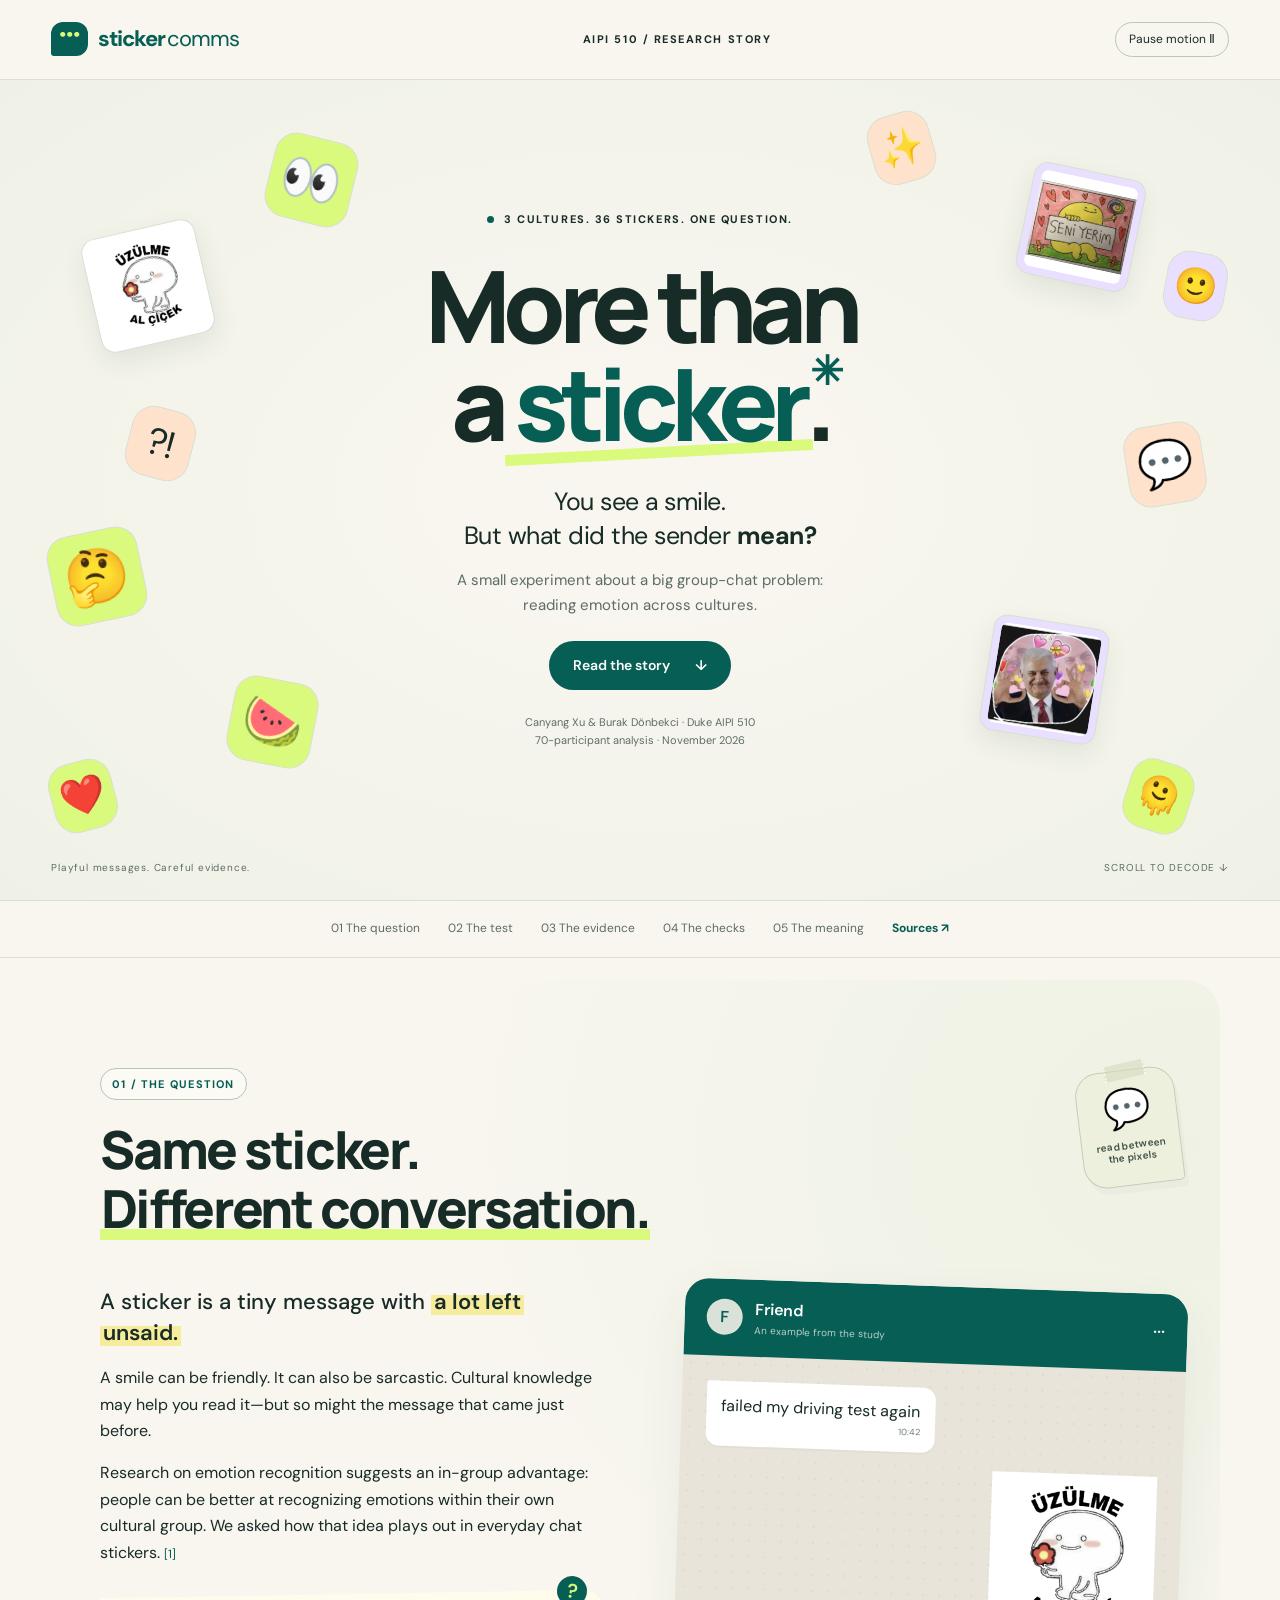
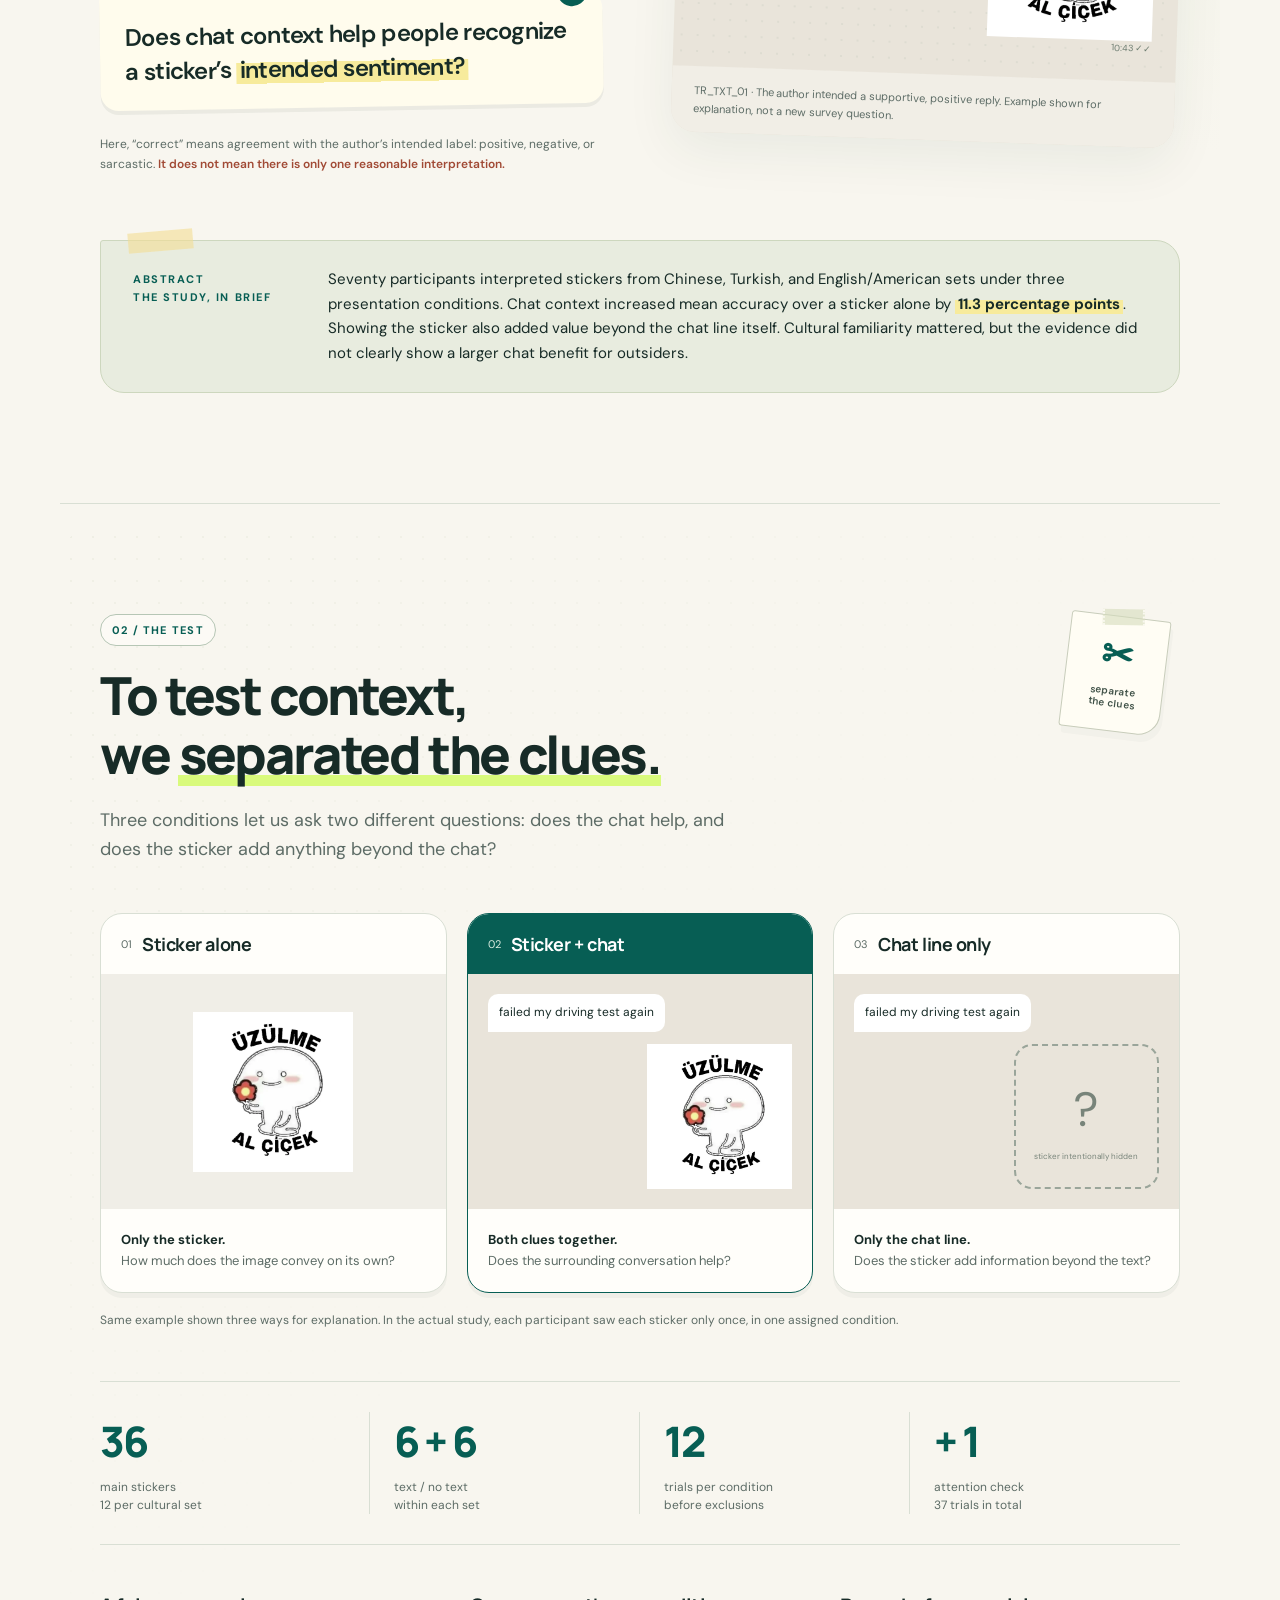
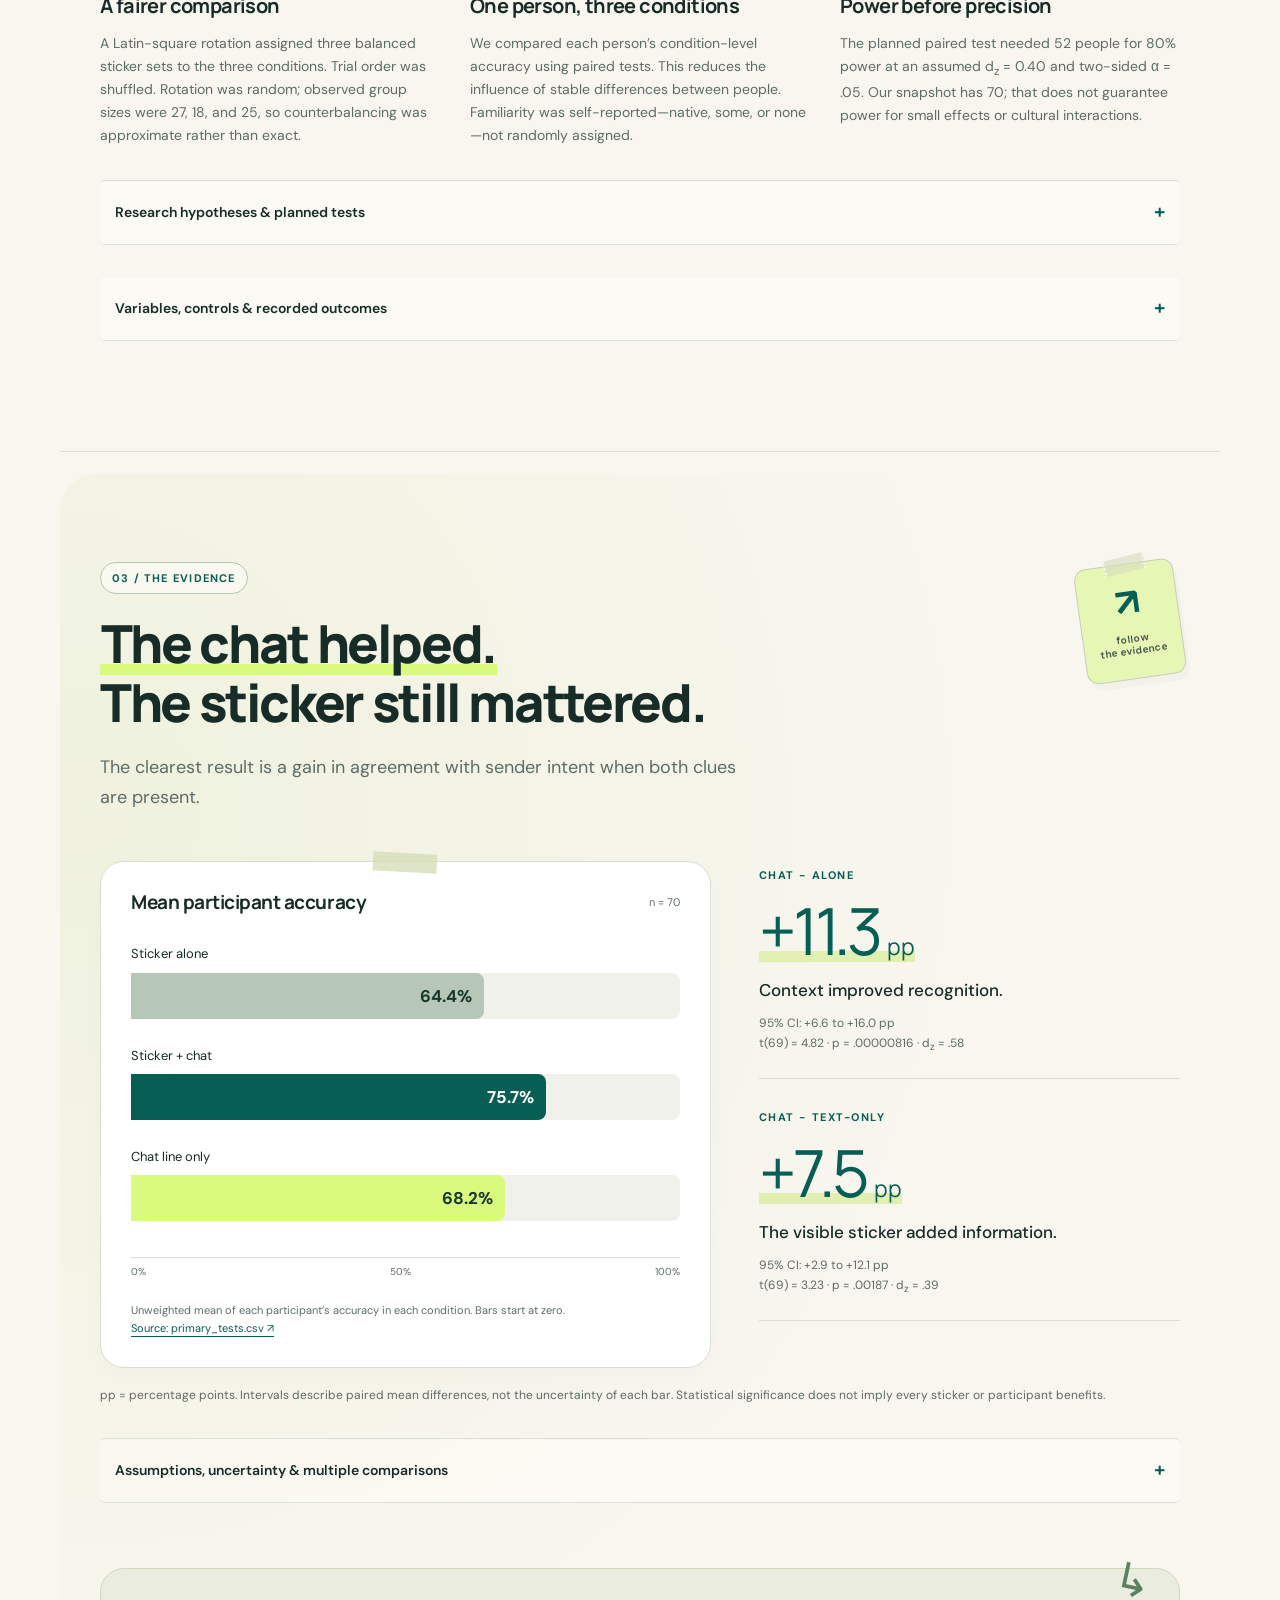
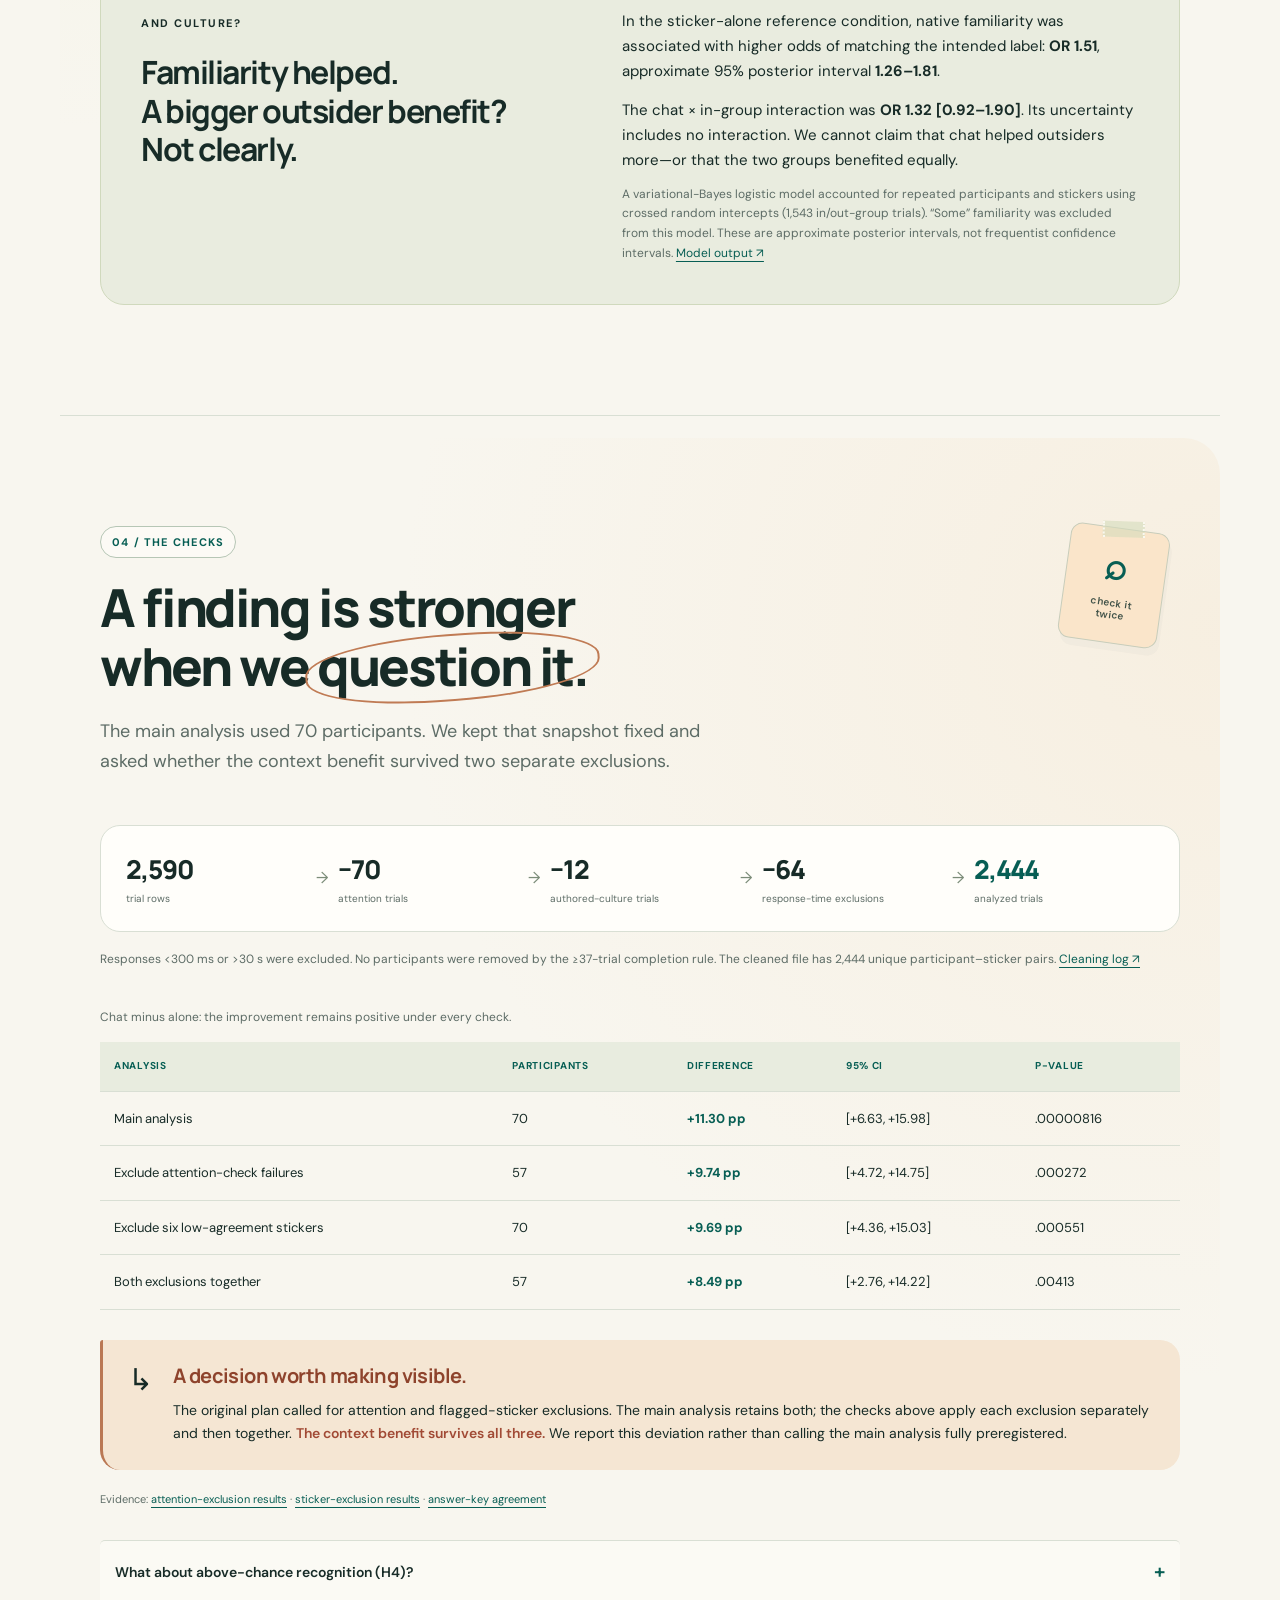
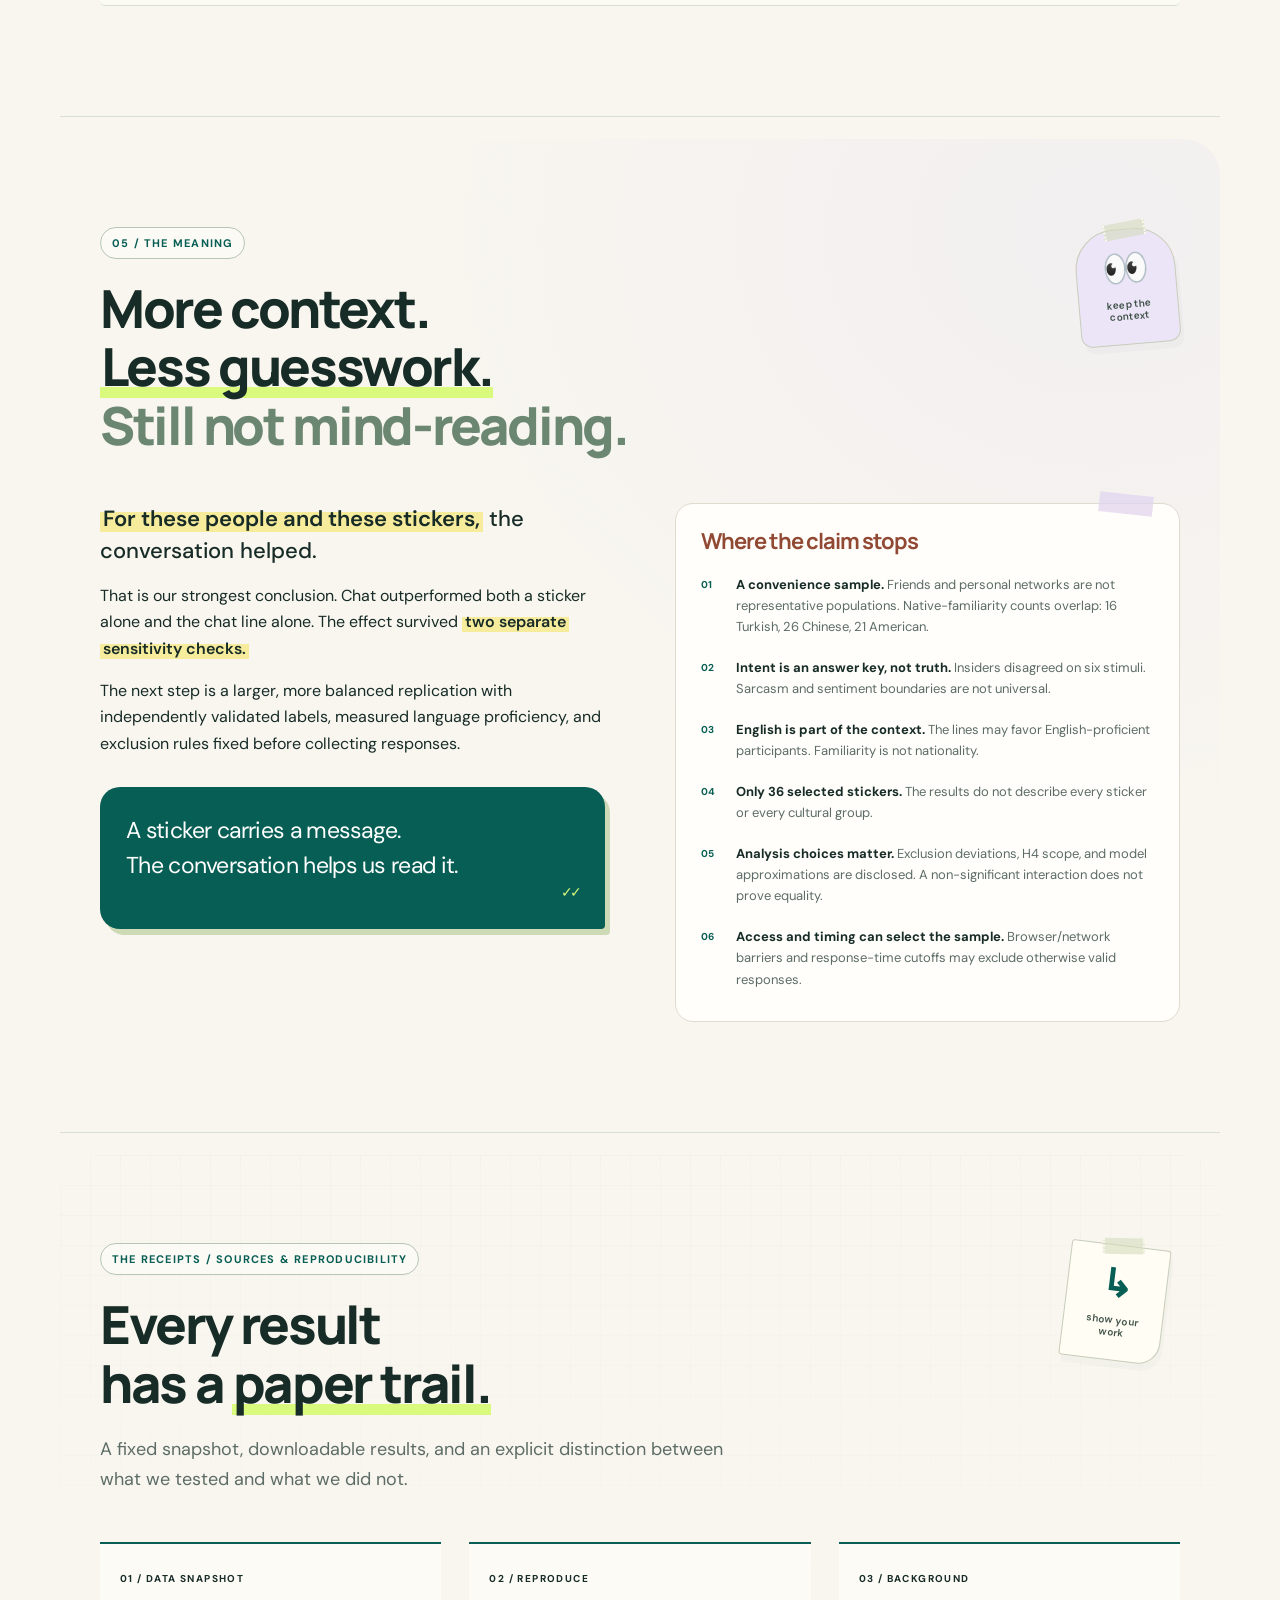
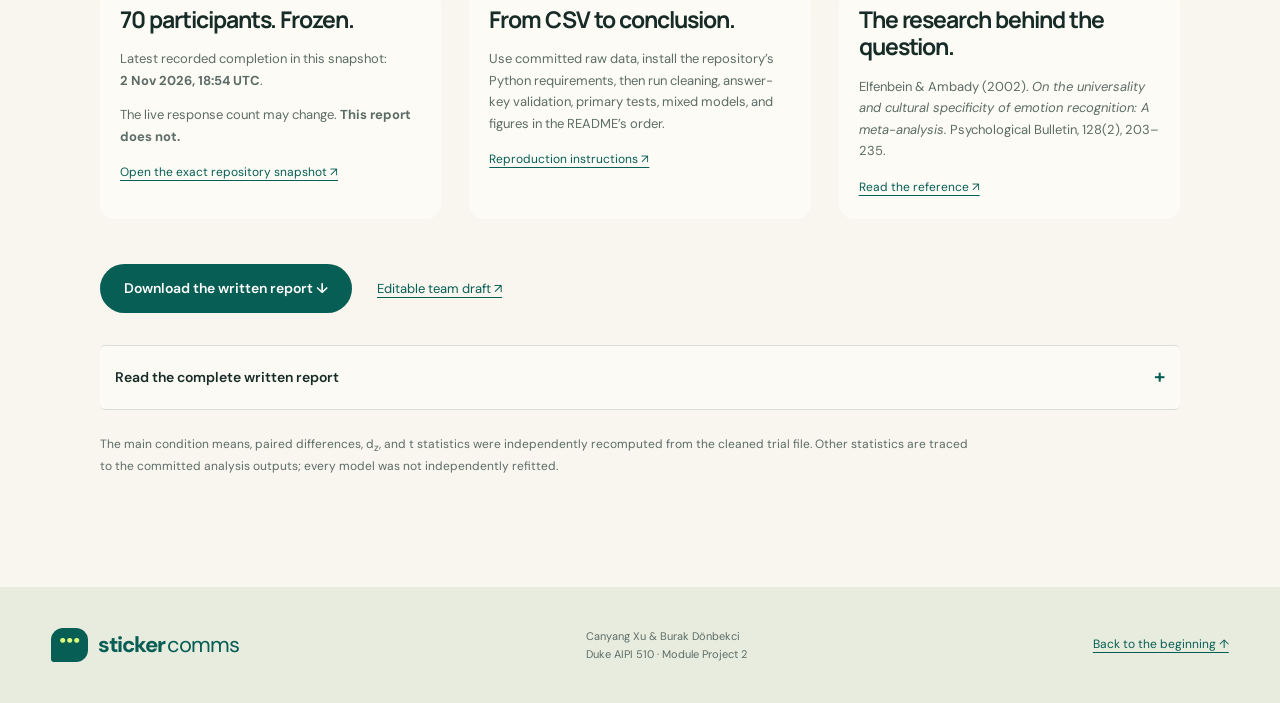
<file: report/index.html>
<!doctype html>
<html lang="en">
<head>
  <meta charset="utf-8"><meta name="viewport" content="width=device-width,initial-scale=1">
  <meta name="description" content="A 70-participant study of how chat context changes cross-cultural sticker interpretation. An evidence-backed research story from Duke AIPI 510.">
  <meta name="theme-color" content="#075e54"><title>More than a sticker. — Sticker Comms</title>
  <style>@import url('https://fonts.googleapis.com/css2?family=DM+Sans:wght@400;500;600;700&family=Manrope:wght@400;500;600;700;800&display=swap');
:root{--paper:#f8f6ef;--ink:#172b27;--green:#075e54;--lime:#d9fa7c;--muted:#5d6c66;--line:#d9dfd4;--white:#fffefa;--orange:#f4b78c}*{box-sizing:border-box}html{scroll-behavior:smooth;scroll-padding-top:110px}body{margin:0;background:var(--paper);color:var(--ink);font-family:'DM Sans',Arial,sans-serif;line-height:1.65}h1,h2,h3,.big-stat{font-family:Manrope,Arial,sans-serif;line-height:1.12;letter-spacing:-.045em}a{color:var(--green);text-underline-offset:4px}button,a{touch-action:manipulation}button{font:inherit;cursor:pointer}a:focus-visible,button:focus-visible,summary:focus-visible{outline:3px solid #e37d36;outline-offset:6px}h1,h2,h3,p,figure{margin:0}p+p{margin-top:1em}.skip{position:fixed;top:-100px;z-index:999;background:white;padding:12px}.skip:focus{top:10px}.topbar{height:80px;padding:0 4%;display:flex;align-items:center;justify-content:space-between;gap:20px;background:var(--paper);border-bottom:1px solid var(--line);position:relative;z-index:10}.brand{font-size:22px;font-weight:800;letter-spacing:-1px;text-decoration:none;display:inline-flex;align-items:center;gap:2px}.brand>span:last-child{font-weight:400}.brand-icon{display:inline-flex;align-items:center;justify-content:center;margin-right:8px;border-radius:12px 12px 12px 3px;background:var(--green);color:var(--lime);font-size:30px;line-height:1;width:37px;height:34px;letter-spacing:0;padding-bottom:10px}.top-tag,.eyebrow,.label,.chapter-number{font-size:11px;font-weight:700;letter-spacing:.14em}.motion{border:1px solid #b9c6bb;border-radius:99px;padding:7px 13px;background:transparent;color:var(--ink);font-size:12px;white-space:nowrap}.read-progress{height:3px;background:transparent;position:fixed;top:0;left:0;right:0;z-index:100}.read-progress span{display:block;height:100%;width:0;background:#59b4a0}.hero{min-height:820px;height:calc(100svh - 80px);max-height:1100px;position:relative;overflow:hidden;text-align:center;display:flex;align-items:center;justify-content:center;padding:70px 20px 90px;background:radial-gradient(ellipse at 50% 50%,#eff4df00 20%,#e5ebdc77)}.hero-content{position:relative;z-index:2;max-width:820px;pointer-events:none}.hero-content a{pointer-events:auto}.eyebrow{display:flex;justify-content:center;align-items:center;gap:10px;margin-bottom:27px}.live-dot{width:7px;height:7px;background:var(--green);border-radius:50%;display:inline-block}.hero h1{font-size:clamp(64px,7.8vw,112px);font-weight:800;line-height:.99;letter-spacing:-.075em}.sticker-word{position:relative;color:var(--green);display:inline-block}.sticker-word:after{content:'';position:absolute;left:-3%;width:106%;height:11%;bottom:-5%;background:var(--lime);z-index:-1;transform:rotate(-3deg)}.spark{font-size:.4em;position:absolute;right:-.8em;top:-.1em;color:var(--green);animation:spark 8s ease-in-out infinite}.hero-sub{font-size:25px;line-height:1.35;margin:32px 0 14px;letter-spacing:-.02em}.hero-sub em{font-style:normal;font-weight:700}.hero-description{font-size:15px;color:var(--muted)}.pill{display:inline-flex;align-items:center;gap:25px;background:var(--green);color:white;border-radius:100px;padding:13px 24px;text-decoration:none;font-weight:600;font-size:14px;transition:transform .2s,background .2s}.pill:hover{background:#124d45;transform:translateY(-2px)}.hero .pill{margin-top:24px}.byline{font-size:11px;color:var(--muted);margin-top:24px;line-height:1.6}.hero-bottom{position:absolute;bottom:24px;left:4%;right:4%;display:flex;justify-content:space-between;font-size:10px;color:var(--muted);letter-spacing:.08em}.rain-sticker{position:absolute;left:var(--x);top:var(--y);width:var(--size);padding:7px;background:white;border-radius:14px;box-shadow:0 10px 26px #17332915;border:1px solid #d9dfd4;transform:rotate(var(--r));animation:sticker-drop 1.7s cubic-bezier(.22,.8,.29,1.1) backwards;animation-delay:var(--delay)}.rain-sticker img{width:100%;display:block;border-radius:7px;aspect-ratio:1;object-fit:contain}.rain-sticker.emoji{font-size:calc(var(--size) * .58);line-height:1.3;padding:10px 5px;box-shadow:none;background:var(--lime);border-radius:22px}.rain-sticker:nth-child(3n){background:#e9dfff}.rain-sticker:nth-child(4n){background:#ffe2cb}.rain-sticker small{display:block;font:700 9px 'DM Sans',sans-serif;letter-spacing:.07em;padding:5px 0 0}.chapter-nav{display:flex;justify-content:center;gap:28px;position:sticky;top:0;z-index:9;background:#f8f6eff5;backdrop-filter:blur(12px);padding:18px 24px;border-top:1px solid var(--line);border-bottom:1px solid var(--line);overflow:auto;white-space:nowrap}.chapter-nav a{font-size:12px;text-decoration:none;color:var(--muted)}.chapter-nav a.active{color:var(--green);font-weight:700}.chapter{max-width:1160px;margin:auto;padding:110px 40px;border-bottom:1px solid var(--line)}.chapter-heading{margin-bottom:48px}.chapter-number{display:block;color:var(--green);margin-bottom:20px}.chapter h2{font-size:clamp(36px,4.1vw,58px);font-weight:800}.section-intro{max-width:650px;margin-top:22px;font-size:18px;color:var(--muted)}.question-grid{display:grid;grid-template-columns:1fr 1fr;gap:75px;align-items:start}.prose p{font-size:16px}.prose .lead{font-size:22px;line-height:1.45;font-weight:500}.fine{font-size:12px!important;color:var(--muted)}.cite{text-decoration:none;font-size:12px}blockquote{margin:28px 0;padding-left:20px;border-left:3px solid var(--green);font-size:24px;line-height:1.4;letter-spacing:-.03em;font-weight:600}.chat-example{transform:rotate(2deg);border-radius:24px;box-shadow:0 18px 50px #163b2810;overflow:hidden;background:#e9e4da}.chat-top{background:var(--green);color:white;display:flex;align-items:center;gap:12px;padding:17px 22px;font-weight:600}.avatar{width:36px;height:36px;border-radius:50%;background:#d9e1d8;color:var(--green);display:grid;place-items:center}.chat-top small{display:block;font-size:10px;font-weight:400;opacity:.7}.chat-menu{margin-left:auto}.chat-body{padding:25px;min-height:295px;background-image:radial-gradient(#a7b5a72c 1px,transparent 1px);background-size:16px 16px}.bubble{border-radius:13px;padding:12px 15px;width:fit-content;font-size:16px;box-shadow:0 2px 0 #00000007}.incoming{background:white;border-top-left-radius:2px;max-width:85%}.bubble small{display:block;text-align:right;font-size:9px;color:#6c7c70}.outgoing{margin:16px 0 0 auto;background:#d9fac7;border-bottom-right-radius:2px}.sticker-message{background:transparent;box-shadow:none;padding:0}.sticker-message img{width:165px;height:165px;object-fit:contain;display:block}.chat-example figcaption{font-size:11px;padding:15px 22px;background:#f1eee6;color:var(--muted)}.abstract{margin-top:65px;padding:26px 32px;background:#e8ecdf;border-radius:3px 24px 24px 24px;display:grid;grid-template-columns:170px 1fr;gap:25px}.abstract .label{color:var(--green);padding-top:3px}.abstract p{font-size:15px}.condition-grid{display:grid;grid-template-columns:repeat(3,1fr);gap:20px}.condition{border:1px solid var(--line);border-radius:22px;background:var(--white);overflow:hidden}.condition-head{display:flex;align-items:center;gap:10px;padding:20px}.condition-head span{font-size:11px;color:var(--muted)}.condition h3{font-size:18px;letter-spacing:-.025em}.condition.featured{border-color:var(--green)}.condition.featured .condition-head{background:var(--green);color:white}.condition.featured .condition-head span{color:#d8ebde}.mini-stage{background:#e9e4da;height:235px;padding:20px;display:flex;flex-direction:column;align-items:flex-end;justify-content:space-between}.mini-stage.alone{align-items:center;justify-content:center;background:#f0eee7}.mini-stage img{object-fit:contain}.mini-bubble{border-radius:10px 10px 10px 0;font-size:12px;background:white;padding:9px 11px;align-self:flex-start}.hidden-sticker{width:145px;height:145px;display:flex;align-items:center;justify-content:center;flex-direction:column;border:2px dashed #9aa59a;border-radius:18px;color:#78847a;font-size:48px}.hidden-sticker small{font-size:8px}.condition figcaption{padding:20px;font-size:13px;color:var(--muted)}.condition figcaption strong{color:var(--ink)}.caption{font-size:12px;color:var(--muted);margin-top:18px}.design-strip{display:grid;grid-template-columns:repeat(4,1fr);margin:50px 0;border-top:1px solid var(--line);border-bottom:1px solid var(--line);padding:30px 0}.design-strip>div{padding:0 24px;border-right:1px solid var(--line)}.design-strip>div:first-child{padding-left:0}.design-strip>div:last-child{border:0}.design-strip strong{display:block;font:800 42px Manrope,sans-serif;letter-spacing:-.05em;color:var(--green)}.design-strip span{font-size:12px;color:var(--muted);display:block;margin-top:8px;line-height:1.5}.methods-columns{display:grid;grid-template-columns:repeat(3,1fr);gap:30px}.methods-columns h3{font-size:20px;margin-bottom:15px;letter-spacing:-.03em}.methods-columns p{font-size:14px;color:var(--muted)}.method-detail{border-top:1px solid var(--line);border-bottom:1px solid var(--line);margin-top:32px}.method-detail+ .method-detail{border-top:0}.method-detail summary{font-size:14px;font-weight:600;padding:20px 0;cursor:pointer;display:flex;justify-content:space-between;gap:20px;list-style:none}.method-detail summary::-webkit-details-marker{display:none}.method-detail summary>span{color:var(--green);font-size:20px;line-height:1}.method-detail[open] summary>span{transform:rotate(45deg)}.detail-body{padding:0 0 24px;font-size:14px;overflow-x:auto}.detail-body p{margin-bottom:12px}.detail-body h2{font-size:24px;margin:30px 0 16px}.detail-body h3{font-size:20px}.detail-body>p{max-width:830px}.detail-body .paper-title{font-size:30px}.results-grid{display:grid;grid-template-columns:1.45fr 1fr;gap:48px;align-items:start}.accuracy-chart{padding:30px;background:white;border-radius:24px;border:1px solid var(--line)}.chart-top{display:flex;justify-content:space-between;align-items:center;gap:15px}.chart-top h3{font-size:19px;letter-spacing:-.025em}.chart-top>span{font-size:11px;color:var(--muted);white-space:nowrap}.chart-rows{padding:30px 0 10px}.bar-row{margin-bottom:26px}.bar-row>span{display:block;font-size:13px;margin-bottom:8px}.bar-track{background:#f0f1eb;border-radius:0 8px 8px 0;height:46px}.bar{width:var(--value);height:100%;border-radius:0 8px 8px 0;display:flex;align-items:center;justify-content:flex-end;padding-right:12px;background:#b7c7b7;transition:width .8s}.bar b{font-size:17px;color:#18372b}.chat-bar{background:var(--green)}.chat-bar b{color:#fff}.text-bar{background:var(--lime)}.chart-axis{display:flex;justify-content:space-between;color:var(--muted);font-size:10px;border-top:1px solid var(--line);padding-top:6px}.accuracy-chart figcaption{font-size:11px;color:var(--muted);margin-top:20px}.accuracy-chart figcaption a{display:block}.finding-stack{display:grid;gap:24px}.finding{border-bottom:1px solid var(--line);padding-bottom:22px}.finding .label{color:var(--green)}.big-stat{font-size:65px;color:var(--green);margin:8px 0}.big-stat span{font-size:23px;letter-spacing:0;margin-left:7px}.finding p{font-size:17px;font-weight:500}.finding small{display:block;font-size:12px;color:var(--muted);line-height:1.65;margin-top:10px}.cultural-result{display:grid;grid-template-columns:1fr 1.2fr;gap:50px;margin-top:65px;padding:40px;background:#e9ecdf;border-radius:24px}.cultural-result h3{font-size:32px;line-height:1.2;margin-top:18px}.cultural-result p{font-size:15px}.pipeline{display:flex;align-items:center;justify-content:space-between;gap:10px;border:1px solid var(--line);padding:25px;border-radius:20px;background:var(--white)}.pipeline>div{flex:1}.pipeline strong{display:block;font:800 26px Manrope,sans-serif;letter-spacing:-.04em}.pipeline span{font-size:10px;color:var(--muted);display:block;margin-top:5px;line-height:1.4}.pipeline>b{font-weight:400;color:#7b8c78}.pipeline-end strong{color:var(--green)}.table-wrap{overflow:auto;margin-top:38px}table{width:100%;border-collapse:collapse;text-align:left;font-size:13px}caption{text-align:left;font-size:12px;color:var(--muted);margin:0 0 15px}th{font-size:10px;text-transform:uppercase;letter-spacing:.07em;background:#e8ecdf;color:var(--green);font-weight:700}th,td{padding:16px 14px;border-bottom:1px solid var(--line)}.sensitivity td:not(:first-child){white-space:nowrap}.sensitivity td:nth-child(3){font-weight:700;color:var(--green)}.honesty-note{margin:30px 0 20px;padding:25px;background:#f5e6d3;display:flex;gap:20px;border-radius:3px 20px 20px 20px}.honesty-note>span{font-size:30px;line-height:1}.honesty-note h3{font-size:20px;letter-spacing:-.03em;margin-bottom:12px}.honesty-note p{font-size:14px}.source-line{font-size:11px;color:var(--muted)}.meaning h2 em{font-style:normal;color:#6b8772}.meaning-grid{display:grid;grid-template-columns:1fr 1fr;gap:70px}.takeaway-bubble{background:var(--green);color:white;border-radius:20px 20px 4px 20px;padding:26px;font-size:23px;line-height:1.5;letter-spacing:-.03em;margin-top:30px}.takeaway-bubble span{display:block;text-align:right;font-size:14px;color:var(--lime);letter-spacing:-3px}.limits h3{font-size:22px;margin-bottom:20px}.limits ol{list-style:none;counter-reset:limits;margin:0;padding:0}.limits li{counter-increment:limits;position:relative;padding-left:35px;font-size:13px;color:var(--muted);margin-bottom:19px}.limits li:before{content:'0' counter(limits);position:absolute;left:0;font-size:10px;font-weight:700;color:var(--green);top:3px}.limits li strong{color:var(--ink)}.source-grid{display:grid;grid-template-columns:repeat(3,1fr);gap:28px}.source-grid article{border-top:2px solid var(--green);padding-top:20px}.source-grid h3{font-size:23px;line-height:1.2;margin:15px 0}.source-grid p{font-size:13px;color:var(--muted)}.source-grid a{font-size:12px;display:inline-block;margin-top:16px}.source-grid .label{font-size:10px}.report-actions{display:flex;align-items:center;gap:25px;margin:45px 0 30px}.report-actions>a:last-child{font-size:13px}.audit-note{max-width:880px;margin-top:25px}.full-report .detail-body{padding:20px 25px 30px;background:white;border-radius:16px}.full-report h2{font-size:25px}.full-report p{font-size:14px;white-space:pre-line}.full-report .paper-subtitle{font-weight:600;font-size:18px}.chapter.sources{border-bottom:0}footer{padding:40px 4%;background:#e8ecdf;display:flex;align-items:center;justify-content:space-between;gap:25px}footer p{font-size:11px;color:var(--muted)}footer>a:last-child{font-size:12px}.no-script{padding:20px}.paused *, .paused *:before,.paused *:after{animation-play-state:paused!important}.paused .rain-sticker{animation:none!important}.paused html{scroll-behavior:auto}@keyframes sticker-drop{0%{opacity:0;transform:translateY(-800px) rotate(calc(var(--r) - 80deg))}65%{opacity:1}85%{transform:translateY(9px) rotate(calc(var(--r) + 6deg))}100%{transform:translateY(0) rotate(var(--r))}}@keyframes spark{0%,100%{transform:rotate(0)}50%{transform:rotate(55deg)}}
.rain-sticker img{height:auto}
@media(min-width:1500px){.rain-sticker{--size:120px!important}.hero-content{max-width:900px}}@media(max-width:1000px){.rain-sticker{width:calc(var(--size) * .8)}.chapter-nav{justify-content:flex-start;gap:25px}.hero h1{font-size:90px}.hero{min-height:780px}.question-grid{gap:35px}.chapter{padding:85px 30px}.results-grid{gap:25px}.accuracy-chart{padding:23px}.big-stat{font-size:55px}.methods-columns{gap:20px}.cultural-result{gap:30px;padding:30px}.meaning-grid{gap:35px}}@media(max-width:700px){.topbar{height:65px;padding:0 20px}.brand{font-size:20px}.top-tag{display:none}.motion{font-size:10px;padding:6px 10px}.hero{height:auto;min-height:760px;padding:135px 20px 85px}.hero h1{font-size:68px;line-height:1.04}.hero .eyebrow{font-size:8px;letter-spacing:.1em;margin-bottom:23px}.hero-sub{font-size:22px;margin-top:28px}.hero-description{font-size:13px}.hero-bottom{font-size:8px;bottom:20px;left:20px;right:20px}.hero-bottom>span:last-child{display:none}.byline{font-size:10px}.rain-sticker{left:var(--mx);top:var(--my);width:var(--ms);padding:4px}.rain-sticker.emoji{font-size:calc(var(--ms) * .58);padding:6px}.rain-sticker small{font-size:6px}.rain-sticker:nth-child(n+9){display:none}.chapter-nav{padding:14px 20px;gap:24px}.chapter-nav a{font-size:10px}.chapter{padding:65px 22px}.chapter-heading{margin-bottom:30px}.chapter h2{font-size:38px;letter-spacing:-.055em}.chapter-number{font-size:9px;margin-bottom:16px}.section-intro{font-size:16px;margin-top:20px}.question-grid,.results-grid,.meaning-grid,.cultural-result{grid-template-columns:1fr;gap:32px}.prose p{font-size:15px}.prose .lead{font-size:20px}.chat-example{max-width:430px;width:100%;margin:auto;transform:rotate(1deg)}.abstract{grid-template-columns:1fr;gap:12px;padding:23px;margin-top:40px}.abstract p{font-size:14px}.condition-grid{grid-template-columns:1fr;gap:16px}.condition{display:grid;grid-template-columns:1fr 1fr;align-items:stretch}.condition-head{grid-column:1/-1;padding:15px 18px}.mini-stage{height:205px;padding:12px}.mini-stage img{max-width:125px;height:125px}.hidden-sticker{width:115px;height:115px;font-size:36px}.mini-bubble{font-size:10px;padding:8px}.condition figcaption{padding:20px 16px;display:flex;flex-direction:column;justify-content:center;font-size:12px}.condition figcaption br{display:none}.design-strip{grid-template-columns:1fr 1fr;gap:22px 0;padding:25px 0;margin:32px 0}.design-strip>div{padding:0 15px!important}.design-strip>div:nth-child(2n){border:0}.design-strip strong{font-size:34px}.methods-columns{grid-template-columns:1fr;gap:26px}.methods-columns h3{font-size:20px;margin-bottom:9px}.finding-stack{grid-template-columns:1fr 1fr;gap:20px}.big-stat{font-size:43px}.big-stat span{font-size:17px}.finding .label{font-size:9px}.finding p{font-size:15px}.finding small{font-size:10px}.accuracy-chart{padding:23px}.chart-top h3{font-size:17px}.cultural-result{padding:25px;margin-top:40px}.cultural-result h3{font-size:29px}.pipeline{display:grid;grid-template-columns:1fr auto 1fr;gap:20px;padding:22px}.pipeline>b:nth-child(4),.pipeline>b:nth-child(8){display:none}.pipeline>div:last-child{grid-column:1/-1;border-top:1px solid var(--line);padding-top:15px}.pipeline strong{font-size:24px}.table-wrap{margin-left:-3px;margin-right:-3px}th,td{padding:13px 9px;font-size:11px}th{font-size:9px}.sensitivity{min-width:560px}.honesty-note{padding:22px;gap:13px}.honesty-note h3{font-size:18px}.honesty-note p{font-size:13px}.method-detail summary{font-size:13px}.source-grid{grid-template-columns:1fr;gap:28px}.source-grid h3{font-size:24px}.source-grid p{font-size:14px}.report-actions{flex-direction:column;align-items:flex-start;gap:20px;margin-top:30px}.takeaway-bubble{font-size:22px}.full-report .detail-body{padding:15px}.full-report h2{font-size:23px}.full-report p{font-size:13px}footer{padding:35px 22px;flex-wrap:wrap}footer p{font-size:10px}footer>a:last-child{width:100%}.desktop{display:none}}@media(prefers-reduced-motion:reduce){html{scroll-behavior:auto}*,*:before,*:after{animation:none!important;transition:none!important}}@media print{.topbar,.hero,.chapter-nav,.read-progress,footer,.report-actions,.motion,.skip{display:none}.chapter{padding:25px 0;break-inside:auto}.chapter h2{font-size:28px}.chapter-heading{margin-bottom:20px}body{background:white;font-size:11pt}.source-grid,.condition-grid,.results-grid{display:block}.method-detail{display:block}.method-detail .detail-body{display:block}.accuracy-chart,.condition,.finding,.cultural-result{break-inside:avoid}.condition{margin-bottom:20px}.bar{print-color-adjust:exact}.full-report{display:none}a{color:inherit}a:after{content:none}}
</style><style>/* Chapter-only visual accents. The approved hero remains untouched. */
.chapter{position:relative;isolation:isolate}
.chapter:before{content:'';position:absolute;inset:22px 0;z-index:-1;pointer-events:none;border-radius:36px;opacity:.65}
.question:before{background:radial-gradient(ellipse at 97% 15%,#dce9ce88,transparent 46%)}
.experiment:before{background:radial-gradient(#879b6b20 1px,transparent 1px);background-size:22px 22px;mask-image:linear-gradient(135deg,#000,transparent 47%)}
.results:before{background:radial-gradient(ellipse at 2% 22%,#e5edc9aa,transparent 55%)}
.robustness:before{background:radial-gradient(ellipse at 100% 15%,#f4debf77,transparent 50%)}
.meaning:before{background:radial-gradient(ellipse at 90% 10%,#e4dff477,transparent 48%)}
.sources:before{background:linear-gradient(90deg,#9ba89413 1px,transparent 1px),linear-gradient(#9ba89413 1px,transparent 1px);background-size:30px 30px;mask-image:linear-gradient(to bottom,#000,transparent 50%)}
.chapter-heading{position:relative;padding-right:140px}
.chapter-number{width:fit-content;padding:6px 11px;border:1px solid #b6c6b5;border-radius:30px;background:#fffefa9c;letter-spacing:.11em}
.chapter-charm{position:absolute;right:8px;top:2px;width:100px;min-height:116px;text-align:center;padding:18px 10px 14px;border:1px solid #c8cdbb;background:#fffdf4;box-shadow:3px 7px 0 #172b2706;border-radius:12px;transform:rotate(7deg);transform-origin:50% 0;transition:transform .35s ease;pointer-events:none;user-select:none}
.chapter-charm:before{content:'';position:absolute;width:38px;height:16px;background:#d6ddbc99;top:-8px;left:30px;transform:rotate(-6deg);border-left:2px dotted #f9f8ef;border-right:2px dotted #f9f8ef}
.chapter-charm>span{display:block;font-size:38px;font-weight:700;line-height:1.1;color:var(--green);margin-bottom:9px}
.chapter-charm small{font-size:10px;line-height:1.25;display:block;font-weight:600;letter-spacing:.035em;color:#3f5147}
.chapter-heading:hover .chapter-charm{transform:rotate(2deg) translateY(-3px)}
.bubble-charm{border-radius:24px 24px 5px 24px;transform:rotate(-7deg);background:#edf0dc}
.paper-charm{border-radius:3px 3px 22px 3px}
.lime-charm{background:#e6f6b5;transform:rotate(-8deg)}
.peach-charm{background:#fae5ca;transform:rotate(8deg)}
.lavender-charm{background:#ece5f8;transform:rotate(-5deg);border-radius:40px 40px 12px 12px}
.chapter .ink-underline{position:relative;display:inline;z-index:0;box-decoration-break:clone;-webkit-box-decoration-break:clone;background:linear-gradient(transparent 79%,#d9fa7c 79%,#d9fa7c 95%,transparent 95%);padding:0 .015em}
.chapter .ink-circle{position:relative;display:inline-block}
.chapter .ink-circle:after{content:'';position:absolute;inset:-3px -12px -5px;border:2px solid #c07b54;border-radius:49% 45% 50% 44%;transform:rotate(-4deg);pointer-events:none}
.chapter mark{color:inherit;background:linear-gradient(transparent 30%,#f7eb9c 30%,#f7eb9c 94%,transparent 94%);box-decoration-break:clone;-webkit-box-decoration-break:clone;padding:1px 3px;font-weight:600}
.chapter .caution-ink{color:#a14a35;font-weight:600}
.question blockquote{background:#fffced;padding:23px 25px;border-left:0;border-radius:3px 18px 18px 18px;position:relative;box-shadow:0 4px 0 #203b2510;transform:rotate(-1deg)}
.question blockquote:before{content:'?';position:absolute;top:-14px;right:15px;border-radius:50%;background:var(--green);color:var(--lime);font-size:20px;width:30px;height:30px;text-align:center;line-height:30px;transform:rotate(10deg)}
.chapter .abstract{position:relative;border:1px solid #cdd7be}
.chapter .abstract:before{content:'';position:absolute;top:-10px;left:27px;width:65px;height:20px;background:#f4de9599;transform:rotate(-5deg)}
.chapter .condition{box-shadow:0 5px 0 #1b36250a}
.chapter .accuracy-chart{position:relative;box-shadow:0 8px 25px #19342106}
.chapter .accuracy-chart:before{content:'';position:absolute;top:-9px;left:calc(50% - 32px);width:64px;height:19px;background:#d5dfb7c9;transform:rotate(3deg);pointer-events:none}
.chapter .finding .big-stat{width:fit-content;background:linear-gradient(transparent 77%,#e2efb2 77%,#e2efb2 92%,transparent 92%)}
.chapter .cultural-result{border:1px solid #d0d9bd;position:relative}
.chapter .cultural-result:after{content:'↳';position:absolute;top:-25px;right:27px;font-size:45px;color:#5d8060;transform:rotate(12deg)}
.chapter .honesty-note{border-left:3px solid #ba7854}
.chapter .honesty-note h3{color:#8e432c}
.chapter .takeaway-bubble{position:relative;box-shadow:5px 6px 0 #ced9b6}
.chapter .limits{padding:25px 25px 12px;background:#fffefa;border:1px solid #dedbcf;border-radius:18px;position:relative}
.chapter .limits:before{content:'';position:absolute;right:26px;top:-10px;width:54px;height:20px;background:#e2d6efbd;transform:rotate(6deg)}
.chapter .limits h3{color:#914934}
.chapter .source-grid article{background:#fffefaa8;padding:20px;border-radius:0 0 15px 15px}
.chapter .method-detail{background:#fffefa66;padding-left:15px;padding-right:15px;border-radius:5px}
.chapter .method-detail table{min-width:540px}
@media(max-width:700px){
 .chapter-heading{padding-right:0;padding-top:15px}
 .chapter-number{font-size:8px;max-width:calc(100% - 70px);margin-bottom:27px}
 .chapter-charm{right:0;top:-4px;width:58px;min-height:72px;padding:11px 5px 8px;border-radius:10px}
 .chapter-charm>span{font-size:24px;margin-bottom:5px}
 .chapter-charm small{font-size:7px;line-height:1.2;letter-spacing:0}
 .chapter-charm:before{width:26px;height:10px;left:16px;top:-5px}
 .chapter .ink-circle:after{inset:-1px -6px -3px}
 .chapter .limits{padding:23px 20px 10px}
 .question blockquote{padding:21px;font-size:23px}
 .chapter:before{inset:10px 0;border-radius:0}
 .chapter .source-grid article{padding:20px}
 .chapter .method-detail{padding-left:10px;padding-right:10px}
}
@media(prefers-reduced-motion:reduce){.chapter-charm{transition:none}.chapter-heading:hover .chapter-charm{transform:none}}
@media print{.chapter:before,.chapter-charm,.chapter .accuracy-chart:before,.chapter .limits:before,.chapter .abstract:before,.chapter .cultural-result:after{display:none}.chapter-heading{padding:0}.chapter mark{background:none;font-weight:700}.chapter .ink-circle:after{display:none}.chapter .ink-underline{background:none}.question blockquote{transform:none;box-shadow:none}.chapter .limits{padding:15px}}
</style>
</head>
<body>
<a class="skip" href="#story">Skip to the report</a>
<header class="topbar"><a class="brand" href="#top"><span class="brand-icon" aria-hidden="true">···</span>sticker<span>comms</span></a><span class="top-tag">AIPI 510 / RESEARCH STORY</span><button id="motion" class="motion" aria-pressed="false">Pause motion <span aria-hidden="true">Ⅱ</span></button></header>
<div class="read-progress" aria-hidden="true"><span id="progress"></span></div>
<main>
<section class="hero" id="top" aria-labelledby="hero-title">
  <div id="sticker-rain" aria-hidden="true"></div>
  <div class="hero-content"><p class="eyebrow"><span class="live-dot"></span> 3 CULTURES. 36 STICKERS. ONE QUESTION.</p>
  <h1 id="hero-title">More than<br>a <span class="sticker-word">sticker<span class="spark" aria-hidden="true">✳</span></span>.</h1>
  <p class="hero-sub">You see a smile.<br>But what did the sender <em>mean?</em></p>
  <p class="hero-description">A small experiment about a big group-chat problem:<br class="desktop"> reading emotion across cultures.</p>
  <a href="#story" class="pill">Read the story <span aria-hidden="true">↓</span></a>
  <p class="byline">Canyang Xu & Burak Dönbekci · Duke AIPI 510<br>70-participant analysis · November 2026</p></div>
  <div class="hero-bottom"><span>Playful messages. Careful evidence.</span><span>SCROLL TO DECODE ↓</span></div>
</section>
<nav class="chapter-nav" aria-label="Report chapters"><a href="#story">01 The question</a><a href="#experiment">02 The test</a><a href="#results">03 The evidence</a><a href="#robustness">04 The checks</a><a href="#meaning">05 The meaning</a><a href="#sources">Sources ↗</a></nav>
<section class="chapter question" id="story">
 <div class="chapter-heading"><div class="chapter-charm bubble-charm" aria-hidden="true"><span>💬</span><small>read between<br>the pixels</small></div><span class="chapter-number">01 / THE QUESTION</span><h2>Same sticker.<br><span class="ink-underline">Different conversation.</span></h2></div>
 <div class="question-grid"><div class="prose"><p class="lead">A sticker is a tiny message with <mark>a lot left unsaid.</mark></p><p>A smile can be friendly. It can also be sarcastic. Cultural knowledge may help you read it—but so might the message that came just before.</p><p>Research on emotion recognition suggests an in-group advantage: people can be better at recognizing emotions within their own cultural group. We asked how that idea plays out in everyday chat stickers. <a class="cite" href="#ref-1">[1]</a></p><blockquote>Does chat context help people recognize a sticker’s <mark>intended sentiment?</mark></blockquote><p class="fine">Here, “correct” means agreement with the author’s intended label: positive, negative, or sarcastic. <strong class="caution-ink">It does not mean there is only one reasonable interpretation.</strong></p></div>
 <figure class="chat-example"><div class="chat-top"><span class="avatar">F</span><span>Friend<small>An example from the study</small></span><span class="chat-menu" aria-hidden="true">···</span></div><div class="chat-body"><div class="bubble incoming">failed my driving test again<small>10:42</small></div><div class="bubble outgoing sticker-message"><img src="[data-uri]" alt="Turkish cartoon offering a flower with text meaning: Don't be sad, have a flower." width="220" height="220"><small>10:43 ✓✓</small></div></div><figcaption>TR_TXT_01 · The author intended a supportive, positive reply. Example shown for explanation, not a new survey question.</figcaption></figure></div>
 <aside class="abstract"><span class="label">ABSTRACT<br>THE STUDY, IN BRIEF</span><p>Seventy participants interpreted stickers from Chinese, Turkish, and English/American sets under three presentation conditions. Chat context increased mean accuracy over a sticker alone by <mark><strong>11.3 percentage points</strong></mark>. Showing the sticker also added value beyond the chat line itself. Cultural familiarity mattered, but the evidence did not clearly show a larger chat benefit for outsiders.</p></aside>
</section>
<section class="chapter experiment" id="experiment">
 <div class="chapter-heading"><div class="chapter-charm paper-charm" aria-hidden="true"><span>✂</span><small>separate<br>the clues</small></div><span class="chapter-number">02 / THE TEST</span><h2>To test context,<br>we <span class="ink-underline">separated the clues.</span></h2><p class="section-intro">Three conditions let us ask two different questions: does the chat help, and does the sticker add anything beyond the chat?</p></div>
 <div class="condition-grid">
 <figure class="condition"><div class="condition-head"><span>01</span><h3>Sticker alone</h3></div><div class="mini-stage alone"><img src="[data-uri]" alt="The same flower sticker, shown without a chat line." width="160" height="160" loading="lazy"></div><figcaption><strong>Only the sticker.</strong><br>How much does the image convey on its own?</figcaption></figure>
 <figure class="condition featured"><div class="condition-head"><span>02</span><h3>Sticker + chat</h3></div><div class="mini-stage"><p class="mini-bubble">failed my driving test again</p><img src="[data-uri]" alt="The flower sticker replying to the driving-test message." width="145" height="145" loading="lazy"></div><figcaption><strong>Both clues together.</strong><br>Does the surrounding conversation help?</figcaption></figure>
 <figure class="condition"><div class="condition-head"><span>03</span><h3>Chat line only</h3></div><div class="mini-stage"><p class="mini-bubble">failed my driving test again</p><div class="hidden-sticker">?<small>sticker intentionally hidden</small></div></div><figcaption><strong>Only the chat line.</strong><br>Does the sticker add information beyond the text?</figcaption></figure>
 </div>
 <p class="caption">Same example shown three ways for explanation. In the actual study, each participant saw each sticker only once, in one assigned condition.</p>
 <div class="design-strip"><div><strong>36</strong><span>main stickers<br>12 per cultural set</span></div><div><strong>6 + 6</strong><span>text / no text<br>within each set</span></div><div><strong>12</strong><span>trials per condition<br>before exclusions</span></div><div><strong>+ 1</strong><span>attention check<br>37 trials in total</span></div></div>
 <div class="methods-columns"><div><h3>A fairer comparison</h3><p>A Latin-square rotation assigned three balanced sticker sets to the three conditions. Trial order was shuffled. Rotation was random; observed group sizes were 27, 18, and 25, so counterbalancing was approximate rather than exact.</p></div><div><h3>One person, three conditions</h3><p>We compared each person’s condition-level accuracy using paired tests. This reduces the influence of stable differences between people. Familiarity was self-reported—native, some, or none—not randomly assigned.</p></div><div><h3>Power before precision</h3><p>The planned paired test needed 52 people for 80% power at an assumed d<sub>z</sub> = 0.40 and two-sided α = .05. Our snapshot has 70; that does not guarantee power for small effects or cultural interactions.</p></div></div>
 <details class="method-detail"><summary>Research hypotheses & planned tests <span>+</span></summary><div class="detail-body"><table><caption>Null hypotheses assume equality/no effect. Directional alternatives are below.</caption><thead><tr><th>Question</th><th>Alternative hypothesis</th><th>Analysis</th></tr></thead><tbody><tr><td>H1 · Context</td><td>Chat &gt; alone</td><td>Paired t-test; Wilcoxon check</td></tr><tr><td>H2 · Familiarity</td><td>In-group &gt; out-group</td><td>Crossed-effects logistic model</td></tr><tr><td>H3 · Interaction</td><td>Chat helps out-group more</td><td>Context × familiarity interaction</td></tr><tr><td>H4 · Beyond chance</td><td>Out-group, non-text TR/CN accuracy &gt; 1/3</td><td>Exact binomial test vs. 1/3; also run on all three cultures</td></tr><tr><td>H5 · Added value</td><td>Chat &gt; text-only</td><td>Paired t-test; Wilcoxon check</td></tr></tbody></table><p>The primary paired tests were two-sided despite directional hypotheses. Confidence (1–5), response time, and optional free text were also collected. They do not establish additional inferential findings on this page.</p><a href="[data-uri]" download="power_analytic.csv">Download power calculations ↓</a></div></details>
 <details class="method-detail"><summary>Variables, controls & recorded outcomes <span>+</span></summary><div class="detail-body"><table><caption>What was manipulated, measured, and held as a comparison.</caption><thead><tr><th>Role</th><th>Variable</th><th>Definition</th></tr></thead><tbody><tr><td>Randomized independent variable</td><td>Presentation context</td><td>Alone, chat, or text_only, assigned by rotation</td></tr><tr><td>Primary dependent variable</td><td>Accuracy</td><td>Response matches the author's intended sentiment</td></tr><tr><td>Measured predictor</td><td>Cultural familiarity</td><td>Native = in-group; none = out-group; some kept separate</td></tr><tr><td>Stimulus factors</td><td>Culture and text presence</td><td>TR / CN / EN; with or without text</td></tr><tr><td>Secondary outcomes</td><td>Confidence and response time</td><td>Confidence 1–5; response time in milliseconds</td></tr><tr><td>Control comparisons</td><td>Alone and text-only</td><td>Isolate the contribution of chat context and of the visible sticker</td></tr></tbody></table><p>Optional free text was collected after the main task. It is not treated here as a new confirmatory result.</p></div></details>
</section>
<section class="chapter results" id="results">
 <div class="chapter-heading"><div class="chapter-charm lime-charm" aria-hidden="true"><span>↗</span><small>follow<br>the evidence</small></div><span class="chapter-number">03 / THE EVIDENCE</span><h2><span class="ink-underline">The chat helped.</span><br>The sticker still mattered.</h2><p class="section-intro">The clearest result is a gain in agreement with sender intent when both clues are present.</p></div>
 <div class="results-grid"><figure class="accuracy-chart"><div class="chart-top"><h3>Mean participant accuracy</h3><span>n = 70</span></div><div class="chart-rows"><div class="bar-row"><span>Sticker alone</span><div class="bar-track"><div class="bar alone-bar" style="--value:64.36904761904761%"><b>64.4%</b></div></div></div><div class="bar-row"><span>Sticker + chat</span><div class="bar-track"><div class="bar chat-bar" style="--value:75.67099567099567%"><b>75.7%</b></div></div></div><div class="bar-row"><span>Chat line only</span><div class="bar-track"><div class="bar text-bar" style="--value:68.16975881261595%"><b>68.2%</b></div></div></div></div><div class="chart-axis"><span>0%</span><span>50%</span><span>100%</span></div><figcaption>Unweighted mean of each participant’s accuracy in each condition. Bars start at zero. <a href="[data-uri]" download="primary_tests.csv">Source: primary_tests.csv ↗</a></figcaption></figure>
 <div class="finding-stack"><article class="finding"><span class="label">CHAT − ALONE</span><div class="big-stat">+11.3<span>pp</span></div><p>Context improved recognition.</p><small>95% CI: +6.6 to +16.0 pp<br>t(69) = 4.82 · p = .00000816 · d<sub>z</sub> = .58</small></article><article class="finding"><span class="label">CHAT − TEXT-ONLY</span><div class="big-stat">+7.5<span>pp</span></div><p>The visible sticker added information.</p><small>95% CI: +2.9 to +12.1 pp<br>t(69) = 3.23 · p = .00187 · d<sub>z</sub> = .39</small></article></div></div>
 <p class="caption">pp = percentage points. Intervals describe paired mean differences, not the uncertainty of each bar. Statistical significance does not imply every sticker or participant benefits.</p>
 <details class="method-detail"><summary>Assumptions, uncertainty & multiple comparisons <span>+</span></summary><div class="detail-body"><p>Shapiro–Wilk p = .294 and .655 for the H1/H5 paired differences; these tests did not identify strong non-normality. Wilcoxon checks agreed (p = .0000388 and .00295). Context RM-ANOVA: F(2,138) = 10.82, p = .0000432, partial η² = .136. Mauchly p = .178; Greenhouse–Geisser p = .0000605.</p><p>Holm-corrected post hoc p-values: alone/chat .0000245; chat/text-only .00374; alone/text-only .169. The correction applies to these three comparisons, not every hypothesis in the project. No clear difference was found between alone and text-only.</p></div></details>
 <div class="cultural-result"><div><span class="label">AND CULTURE?</span><h3>Familiarity helped.<br>A bigger outsider benefit?<br>Not clearly.</h3></div><div><p>In the sticker-alone reference condition, native familiarity was associated with higher odds of matching the intended label: <strong>OR 1.51</strong>, approximate 95% posterior interval <strong>1.26–1.81</strong>.</p><p>The chat × in-group interaction was <strong>OR 1.32 [0.92–1.90]</strong>. Its uncertainty includes no interaction. We cannot claim that chat helped outsiders more—or that the two groups benefited equally.</p><p class="fine">A variational-Bayes logistic model accounted for repeated participants and stickers using crossed random intercepts (1,543 in/out-group trials). “Some” familiarity was excluded from this model. These are approximate posterior intervals, not frequentist confidence intervals. <a href="[data-uri]" download="mixed_model.csv">Model output ↗</a></p></div></div>
</section>
<section class="chapter robustness" id="robustness">
 <div class="chapter-heading"><div class="chapter-charm peach-charm" aria-hidden="true"><span>⌕</span><small>check it<br>twice</small></div><span class="chapter-number">04 / THE CHECKS</span><h2>A finding is stronger<br>when we <span class="ink-circle">question it.</span></h2><p class="section-intro">The main analysis used 70 participants. We kept that snapshot fixed and asked whether the context benefit survived two separate exclusions.</p></div>
 <div class="pipeline" aria-label="Data cleaning flow"><div><strong>2,590</strong><span>trial rows</span></div><b aria-hidden="true">→</b><div><strong>−70</strong><span>attention trials</span></div><b aria-hidden="true">→</b><div><strong>−12</strong><span>authored-culture trials</span></div><b aria-hidden="true">→</b><div><strong>−64</strong><span>response-time exclusions</span></div><b aria-hidden="true">→</b><div class="pipeline-end"><strong>2,444</strong><span>analyzed trials</span></div></div>
 <p class="caption">Responses &lt;300 ms or &gt;30 s were excluded. No participants were removed by the ≥37-trial completion rule. The cleaned file has 2,444 unique participant–sticker pairs. <a href="[data-uri]" download="cleaning_log.csv">Cleaning log ↗</a></p>
 <div class="table-wrap"><table class="sensitivity"><caption>Chat minus alone: the improvement remains positive under every check.</caption><thead><tr><th>Analysis</th><th>Participants</th><th>Difference</th><th>95% CI</th><th>p-value</th></tr></thead><tbody><tr><td>Main analysis</td><td>70</td><td>+11.30 pp</td><td>[+6.63, +15.98]</td><td>.00000816</td></tr><tr><td>Exclude attention-check failures</td><td>57</td><td>+9.74 pp</td><td>[+4.72, +14.75]</td><td>.000272</td></tr><tr><td>Exclude six low-agreement stickers</td><td>70</td><td>+9.69 pp</td><td>[+4.36, +15.03]</td><td>.000551</td></tr><tr><td>Both exclusions together</td><td>57</td><td>+8.49 pp</td><td>[+2.76, +14.22]</td><td>.00413</td></tr></tbody></table></div>
 <aside class="honesty-note"><span aria-hidden="true">↳</span><div><h3>A decision worth making visible.</h3><p>The original plan called for attention and flagged-sticker exclusions. The main analysis retains both; the checks above apply each exclusion separately and then together. <strong class="caution-ink">The context benefit survives all three.</strong> We report this deviation rather than calling the main analysis fully preregistered.</p></div></aside>
 <p class="source-line">Evidence: <a href="[data-uri]" download="primary_tests_prereg.csv">attention-exclusion results</a> · <a href="[data-uri]" download="primary_tests_noflag.csv">sticker-exclusion results</a> · <a href="[data-uri]" download="answer_key_validation.csv">answer-key agreement</a></p>
 <details class="method-detail"><summary>What about above-chance recognition (H4)? <span>+</span></summary><div class="detail-body"><p>The original H4 concerned Turkish and Chinese non-text stickers. Restricted to that scope: <strong>173 of 260 trials correct, 66.5%</strong>, one-sided exact binomial p = 9.0 × 10⁻²⁸, Cohen’s h = .68; participant-level mean 66.4% (n = 55), t(54) = 11.42. Including the English/American set as well gives the same picture:</p><p>On 276 out-group, non-text, visible-sticker trials, accuracy was 67.0% versus chance 33.3%; the one-sided exact binomial p = 3.38 × 10⁻³⁰ and one-sided 95% interval is [62.1%, 100%], Cohen’s h = .687. A participant-level check gives 65.9% for 55 participants, t(54) = 11.45, one-sided p = 2.27 × 10⁻¹⁶.</p><p>The pooled binomial test ignores clustering; the participant-level check still shares stickers across people. These limits prevent treating the tiny p-value as definitive evidence of universal cross-cultural decoding.</p></div></details>
</section>
<section class="chapter meaning" id="meaning">
 <div class="chapter-heading"><div class="chapter-charm lavender-charm" aria-hidden="true"><span>👀</span><small>keep the<br>context</small></div><span class="chapter-number">05 / THE MEANING</span><h2>More context.<br><span class="ink-underline">Less guesswork.</span><br><em>Still not mind-reading.</em></h2></div>
 <div class="meaning-grid"><div class="prose"><p class="lead"><mark>For these people and these stickers,</mark> the conversation helped.</p><p>That is our strongest conclusion. Chat outperformed both a sticker alone and the chat line alone. The effect survived <mark>two separate sensitivity checks.</mark></p><p>The next step is a larger, more balanced replication with independently validated labels, measured language proficiency, and exclusion rules fixed before collecting responses.</p><div class="takeaway-bubble">A sticker carries a message.<br>The conversation helps us read it.<span aria-hidden="true">✓✓</span></div></div><div class="limits"><h3>Where the claim stops</h3><ol><li><strong>A convenience sample.</strong> Friends and personal networks are not representative populations. Native-familiarity counts overlap: 16 Turkish, 26 Chinese, 21 American.</li><li><strong>Intent is an answer key, not truth.</strong> Insiders disagreed on six stimuli. Sarcasm and sentiment boundaries are not universal.</li><li><strong>English is part of the context.</strong> The lines may favor English-proficient participants. Familiarity is not nationality.</li><li><strong>Only 36 selected stickers.</strong> The results do not describe every sticker or every cultural group.</li><li><strong>Analysis choices matter.</strong> Exclusion deviations, H4 scope, and model approximations are disclosed. A non-significant interaction does not prove equality.</li><li><strong>Access and timing can select the sample.</strong> Browser/network barriers and response-time cutoffs may exclude otherwise valid responses.</li></ol></div></div>
</section>
<section class="chapter sources" id="sources"><div class="chapter-heading"><div class="chapter-charm paper-charm" aria-hidden="true"><span>↳</span><small>show your<br>work</small></div><span class="chapter-number">THE RECEIPTS / SOURCES & REPRODUCIBILITY</span><h2>Every result<br>has a <span class="ink-underline">paper trail.</span></h2><p class="section-intro">A fixed snapshot, downloadable results, and an explicit distinction between what we tested and what we did not.</p></div>
 <div class="source-grid"><article><span class="label">01 / DATA SNAPSHOT</span><h3>70 participants. Frozen.</h3><p>Latest recorded completion in this snapshot:<br><strong>2 Nov 2026, 18:54 UTC</strong>.</p><p>The live response count may change. <strong>This report does not.</strong></p><a href="https://github.com/burakdon/sticker-comms/tree/cd376772cbaebc1be645570bb7c4dbbad0e31b3e" target="_blank" rel="noopener">Open the exact repository snapshot ↗</a></article><article><span class="label">02 / REPRODUCE</span><h3>From CSV to conclusion.</h3><p>Use committed raw data, install the repository’s Python requirements, then run cleaning, answer-key validation, primary tests, mixed models, and figures in the README’s order.</p><a href="https://github.com/burakdon/sticker-comms/blob/cd376772cbaebc1be645570bb7c4dbbad0e31b3e/README.md" target="_blank" rel="noopener">Reproduction instructions ↗</a></article><article id="ref-1"><span class="label">03 / BACKGROUND</span><h3>The research behind the question.</h3><p>Elfenbein & Ambady (2002). <em>On the universality and cultural specificity of emotion recognition: A meta-analysis.</em> Psychological Bulletin, 128(2), 203–235.</p><a href="https://doi.org/10.1037/0033-2909.128.2.203" target="_blank" rel="noopener">Read the reference ↗</a></article></div>
 <div class="report-actions"><a class="pill" href="[data-uri]" download="report.pdf">Download the written report ↓</a><a href="https://docs.google.com/document/d/1NejcSmdQ2Yt4KDn24xANUvyI5ZyAepCM9yr1yDqcmFA/edit" target="_blank" rel="noopener">Editable team draft ↗</a></div>
 <details class="method-detail full-report"><summary>Read the complete written report <span>+</span></summary><div class="detail-body" id="full-report"></div></details>
 <p class="fine audit-note">The main condition means, paired differences, d<sub>z</sub>, and t statistics were independently recomputed from the cleaned trial file. Other statistics are traced to the committed analysis outputs; every model was not independently refitted. </p>
</section>
</main>
<footer><a class="brand" href="#top"><span class="brand-icon" aria-hidden="true">···</span>sticker<span>comms</span></a><p>Canyang Xu & Burak Dönbekci<br>Duke AIPI 510 · Module Project 2</p><a href="#top">Back to the beginning ↑</a></footer>
<noscript><p class="no-script">JavaScript is disabled. The research story and evidence links remain readable; decorative animation and the expanded report require JavaScript. The PDF includes the full report.</p></noscript>
<script>const reducedMotion = window.matchMedia('(prefers-reduced-motion: reduce)');
const motionButton = document.getElementById('motion');
let paused = reducedMotion.matches;
function setMotion() {
  document.body.classList.toggle('paused', paused);
  motionButton.setAttribute('aria-pressed', String(paused));
  motionButton.textContent = paused ? 'Motion off · Resume' : 'Pause motion Ⅱ';
}
motionButton.addEventListener('click', () => { paused = !paused; setMotion(); });
reducedMotion.addEventListener('change', (event) => { paused = event.matches; setMotion(); });
setMotion();
// These are decorative page elements, not new or modified experimental stimuli.
const ornaments = [
  {image:'[data-uri]',x:'7%',y:'18%',size:116,r:-13,mx:'4%',my:'5%',ms:66},
  {emoji:'👀',x:'21%',y:'7%',size:85,r:14,mx:'43%',my:'2%',ms:50},
  {image:'[data-uri]',x:'80%',y:'11%',size:114,r:12,mx:'78%',my:'6%',ms:65},
  {emoji:'💬',x:'88%',y:'42%',size:78,r:-9,mx:'83%',my:'42%',ms:43},
  {emoji:'🤔',x:'4%',y:'55%',size:92,r:-12,mx:'-2%',my:'43%',ms:40},
  {image:'[data-uri]',x:'77%',y:'66%',size:117,r:9,mx:'79%',my:'78%',ms:58},
  {emoji:'🍉',x:'18%',y:'73%',size:85,r:11,mx:'4%',my:'79%',ms:50},
  {emoji:'✨',x:'68%',y:'4%',size:63,r:-16,mx:'65%',my:'13%',ms:34},
  {emoji:'🙂',x:'91%',y:'21%',size:61,r:10},
  {emoji:'❤️',x:'4%',y:'83%',size:64,r:-15},
  {emoji:'🫠',x:'88%',y:'83%',size:65,r:18},
  {emoji:'?!',x:'10%',y:'40%',size:65,r:15}
];
const rain=document.getElementById('sticker-rain');
ornaments.forEach((item,i)=>{
 const element=document.createElement('div');
 element.className='rain-sticker'+(item.emoji?' emoji':'');
 const values={x:item.x,y:item.y,size:item.size+'px',r:item.r+'deg',delay:(i*.065)+'s',mx:item.mx||item.x,my:item.my||item.y,ms:(item.ms||45)+'px'};
 Object.entries(values).forEach(([key,value])=>element.style.setProperty('--'+key,value));
 if(item.image){const img=document.createElement('img');img.src=item.image;img.alt='';img.width=120;img.height=120;element.append(img);}else element.textContent=item.emoji;
 rain.append(element);
});
const progress=document.getElementById('progress');
let ticking=false;
function updateProgress(){const available=document.documentElement.scrollHeight-window.innerHeight;progress.style.width=(available>0?100*window.scrollY/available:0)+'%';ticking=false;}
window.addEventListener('scroll',()=>{if(!ticking){requestAnimationFrame(updateProgress);ticking=true;}},{passive:true});
window.addEventListener('resize',updateProgress);updateProgress();
const chapters=document.querySelectorAll('section.chapter');
const links=document.querySelectorAll('.chapter-nav a');
if('IntersectionObserver' in window){const observer=new IntersectionObserver(entries=>{for(const e of entries)if(e.isIntersecting){links.forEach(a=>{const yes=a.hash==='#'+e.target.id;a.classList.toggle('active',yes);if(yes)a.setAttribute('aria-current','location');else a.removeAttribute('aria-current');});}},{rootMargin:'-15% 0px -60% 0px'});chapters.forEach(x=>observer.observe(x));}
Promise.resolve([
  [
    "TITLE",
    "Sticker Comms"
  ],
  [
    "SUBTITLE",
    "Chat Context and Cross-Cultural Interpretation of Stickers"
  ],
  [
    "NORMAL",
    "Duke AIPI 510 · Module Project 2\nCanyang Xu and Burak Dönbekci\nAnalysis snapshot: 70 participants · 2 November 2026"
  ],
  [
    "HEADING_1",
    "Abstract"
  ],
  [
    "NORMAL",
    "We examined whether English chat context helps people identify the intended sentiment of Chinese, Turkish, and English/American stickers. Seventy participants completed a randomized, within-participant online experiment with 36 stickers and one attention check. Each sticker appeared once per participant, either alone, in a chat, or as a hidden reply to a chat line (text-only control). After trial-level exclusions, 2,444 responses remained. Mean participant accuracy was 75.7% in chat, 64.4% alone, and 68.2% in text-only. Chat improved accuracy over alone by 11.3 percentage points (95% CI 6.6–16.0; paired t(69)=4.82, p=.00000816; d_z=.58), and over text-only by 7.5 points (95% CI 2.9–12.1; p=.00187). A crossed-effects model suggested an in-group advantage in the alone condition, but did not provide clear evidence that chat benefited outsiders more. Sensitivity analyses retained the main context benefit. These results concern agreement with author-defined sender intent, not a universal correct interpretation. Convenience sampling, ambiguous labels, and departures from the original exclusion plan limit generalization."
  ],
  [
    "HEADING_1",
    "1. Background and motivation"
  ],
  [
    "NORMAL",
    "Stickers are common in informal messaging, but their meaning depends on visual cues, cultural knowledge, and conversational context. A smiling character may express happiness or sarcasm. Elfenbein and Ambady’s (2002) meta-analysis describes both cross-cultural emotion recognition and an in-group advantage; our study applies this question to digital stickers rather than facial expressions alone. Our research question was: Can people recognize a sticker’s intended sentiment across cultures, and does seeing the surrounding chat help? A text-only control separates the contribution of the sticker from information already supplied by the chat line."
  ],
  [
    "HEADING_1",
    "2. Experimental design and hypotheses"
  ],
  [
    "NORMAL",
    "The stimulus set contained 12 Chinese, 12 Turkish, and 12 English/American stickers, with six text-bearing and six non-text stickers per culture. Authors supplied an intended label (positive, negative, or sarcastic) and an English chat line. The three-level randomized factor was presentation context: alone, chat, or text_only. The primary outcome was agreement with the intended label; confidence (1–5) and response time were secondary measures. Cultural origin and text presence were stimulus factors. Cultural familiarity was measured, not randomized: native familiarity defined in-group, none defined out-group, and some was kept separate."
  ],
  [
    "NORMAL",
    "A Latin-square rotation assigned three balanced sets of 12 stickers to the three contexts. Each participant saw each sticker only once; trial order was shuffled. Random rotation assignment counterbalances exposure in expectation rather than guaranteeing identical sample counts. The observed rotations contained 27, 18, and 25 participants. One attention check and an optional free-text bonus block accompanied the main trials. Hidden stickers in text_only were intentional controls, not missing images."
  ],
  [
    "NORMAL",
    "H1: H₀—chat and alone accuracy are equal; H₁—chat accuracy is higher.\nH2: H₀—no in-group advantage; H₁—in-group accuracy is higher.\nH3: H₀—the context effect does not differ by familiarity; H₁—context helps out-group participants more.\nH4: H₀—out-group accuracy for culture-specific, non-text stickers equals chance (1/3); H₁—it exceeds chance.\nH5: H₀—chat and text-only accuracy are equal; H₁—chat accuracy is higher."
  ],
  [
    "HEADING_1",
    "3. Power, participants, and data cleaning"
  ],
  [
    "NORMAL",
    "The planned primary test was a paired t-test with two-sided α=.05 and 80% power. The repository uses statsmodels TTestPower: an assumed standardized paired effect d_z=.40 requires 52 participants, while d_z=.50 requires 34 and d_z=.30 requires 90. The 70-person snapshot exceeds the medium-effect target but does not establish adequate power for small interactions or each cultural subgroup. The companion simulation models 12 binary trials per condition with participant and sticker effects. These are planning assumptions, not claims that the observed effect was known before collection."
  ],
  [
    "NORMAL",
    "Recruitment used the team’s personal networks. This report freezes the committed 70-person dataset rather than the changing live spreadsheet. The latest recorded completion in this snapshot is 2 November 2026 at 18:54:01.642 UTC. Native-familiarity counts are 16 Turkish, 26 Chinese, and 21 American; these are overlapping self-reported familiarity categories, not mutually exclusive nationalities. Collection used the browser survey and an Apps Script/Google Sheets backend; committed CSVs support offline reproduction."
  ],
  [
    "NORMAL",
    "The cleaning log records 2,590 initial trial rows: 70 attention-check trials were removed, followed by 12 authored-culture trials and 64 responses faster than 300 ms or slower than 30 s, leaving 2,444 main-analysis trials from 70 participants. No participant was excluded as incomplete under the script’s ≥37-trial rule. The cleaned file contains no duplicate participant–sticker pairs. Per-participant condition means give each participant equal weight, even when exclusions leave unequal trial counts."
  ],
  [
    "NORMAL",
    "Departures from the original project plan are explicit. The main analysis retains 13 attention-check failures; the attention-exclusion sensitivity analysis contains 57 participants. Six stimuli with less than 50% insider agreement and at least five insider ratings are also retained in the main analysis and removed in a separate sensitivity analysis. Thus the main results should not be described as following all originally planned exclusions. Applying both exclusions together (n=57, flagged stimuli removed) gives a chat–alone improvement of 8.49 points, 95% CI [2.76, 14.22], p=.00413, d_z=.393. The analysis plan was written in the project brief before data collection."
  ],
  [
    "HEADING_1",
    "4. Statistical results"
  ],
  [
    "NORMAL",
    "Primary comparisons. Participant-level mean accuracy was 64.4% alone, 75.7% in chat, and 68.2% in text-only. For H1, chat minus alone was 11.30 percentage points, 95% CI [6.63, 15.98], t(69)=4.82, p=.00000816, d_z=.576. For H5, chat minus text-only was 7.50 points, 95% CI [2.88, 12.13], t(69)=3.23, p=.00187, d_z=.387. These are two-sided paired tests despite directional hypotheses. The confidence intervals describe mean within-participant differences. Alone versus text-only was not statistically distinguishable (p=.169)."
  ],
  [
    "NORMAL",
    "Assumptions and multiplicity. Shapiro–Wilk tests on H1 and H5 differences gave p=.294 and .655; these do not prove normality but did not identify strong departures. Wilcoxon checks agreed in direction (p=.0000388 and .00295). Repeated-measures ANOVA found a context effect, F(2,138)=10.82, p=.0000432, partial η²=.136. Mauchly’s test gave p=.178; the Greenhouse–Geisser result remained significant (p=.0000605). Holm-corrected pairwise p-values were .0000245 for alone/chat, .00374 for chat/text-only, and .169 for alone/text-only. This correction covers the three context post hoc tests, not every analysis in the report."
  ],
  [
    "NORMAL",
    "Cultural familiarity. A logistic model used crossed participant and sticker random intercepts, context × in_group, and sticker text presence, on 1,543 in/out-group trials. Some-familiarity trials were excluded from this model. In the alone reference condition, the native-versus-none odds ratio was 1.51 (approximate 95% posterior interval 1.26–1.81). The chat × in-group odds ratio was 1.32 [0.92–1.90], giving no clear support for the predicted larger outsider chat benefit. The text-only interaction was 0.65 [0.48–0.88]. The model uses statsmodels variational Bayes; intervals are approximate posterior intervals, and the repository’s p_approx column is a normal approximation from posterior means and SDs, not a conventional frequentist likelihood test."
  ],
  [
    "NORMAL",
    "Above-chance decoding. In the pre-specified scope (out-group readers, non-text Turkish and Chinese stimuli, sticker visible), accuracy was 66.5% over 260 trials, one-sided exact binomial p=9.0×10⁻²⁸, Cohen’s h=.68; the participant-level mean was 66.4% (n=55, t(54)=11.42). Extending to all three cultures gives 67.0% accuracy over 276 trials, one-sided exact binomial p=3.38×10⁻³⁰, 95% one-sided interval [62.1%, 100%], Cohen’s h=.687. A participant-aggregated check gives 65.9% across 55 participants, t(54)=11.45, one-sided p=2.27×10⁻¹⁶. The pooled binomial test ignores repeated observations; the aggregate check still shares stimuli across participants."
  ],
  [
    "NORMAL",
    "Sensitivity. Excluding attention-check failures leaves n=57 and a chat–alone improvement of 9.74 points, 95% CI [4.72, 14.75], p=.000272, d_z=.515. Separately removing the six flagged stickers leaves n=70 and an improvement of 9.69 points, 95% CI [4.36, 15.03], p=.000551, d_z=.433. The context benefit therefore persists under either exclusion separately. Results were taken from committed output tables; the main means, differences, d_z values, and t statistics were independently recalculated from the cleaned trial file for this report."
  ],
  [
    "HEADING_1",
    "5. Interpretation, limitations, and conclusion"
  ],
  [
    "NORMAL",
    "The clearest finding is that chat context improved recognition of intended sentiment. Chat also outperformed the text-only control, suggesting that the sticker contributed information beyond the line alone. Cultural familiarity was associated with accuracy, but it was not randomized, and the data did not clearly support the predicted outsider-specific chat benefit. Failure to detect that interaction does not establish that the groups benefit equally."
  ],
  [
    "NORMAL",
    "Several limits matter. First, convenience recruitment and uneven, overlapping familiarity groups restrict population claims. Second, English chat lines may favor English-proficient participants; familiarity is not nationality or measured language proficiency. Third, correctness is agreement with the author’s intent. The six low-agreement stimuli show that insiders can reasonably disagree, especially about sarcasm. Fourth, stimulus sets are small and selected by the authors, so results do not represent all stickers from a culture. Fifth, exclusions and the H4 scope differ from the original plan; sensitivity checks improve transparency but do not erase this flexibility. Sixth, browser/network access may select who can participate, and response-time cutoffs may remove legitimate slow responses. Seventh, model intervals rely on a variational approximation; the pooled H4 test does not address clustering. Some stimuli contain profanity or recognizable characters, which also limits generalization and redistribution."
  ],
  [
    "NORMAL",
    "We conclude that contextual information helped this sample interpret these stickers, with an additional contribution from the visible sticker itself. A larger replication should independently validate sender-intent labels before launch, recruit more balanced familiarity groups, measure language proficiency, and fix exclusion rules in advance. Confidence and optional free text were collected, but are not used to make additional inferential claims in this report."
  ],
  [
    "HEADING_1",
    "6. Reproducibility and references"
  ],
  [
    "NORMAL",
    "Analysis source: burakdon/sticker-comms, dev-burak commit cd376772cbaebc1be645570bb7c4dbbad0e31b3e. This report refers to that frozen code/data snapshot. Raw data are in data/raw; cleaned data in data/processed; statistical outputs in outputs/tables; figures in outputs/figures. The README documents the environment and pipeline. Personal export tokens are not required to reproduce the committed snapshot and should not be published."
  ],
  [
    "NORMAL",
    "Offline reproduction: create a Python virtual environment and install requirements.txt; run src/analysis/power_analysis.py, src/cleaning/clean_trials.py, src/analysis/validate_answer_key.py, src/analysis/primary_tests.py, src/analysis/mixed_model.py, and src/viz/figures.py. The README also provides the attention-exclusion (_prereg) and flagged-sticker-exclusion (_noflag) commands. This report’s audit recomputed the main descriptive and paired statistics; it did not independently refit every model."
  ],
  [
    "NORMAL",
    "Elfenbein, H. A., & Ambady, N. (2002). On the universality and cultural specificity of emotion recognition: A meta-analysis. Psychological Bulletin, 128(2), 203–235. https://doi.org/10.1037/0033-2909.128.2.203\nStudy materials, design, code, data, and results: https://github.com/burakdon/sticker-comms/tree/cd376772cbaebc1be645570bb7c4dbbad0e31b3e\nPrimary results: outputs/tables/primary_tests.csv; primary_tests_prereg.csv; primary_tests_noflag.csv.\nModel and quality checks: outputs/tables/mixed_model.csv; cleaning_log.csv; answer_key_validation.csv; flagged_stickers.csv.\nPower: src/analysis/power_analysis.py and outputs/tables/power_analytic.csv."
  ]
]
).then(sections=>{
 const root=document.getElementById('full-report');
 sections.forEach(([style,content])=>{const el=document.createElement(style==='HEADING_1'?'h2':'p');el.textContent=content;if(style==='TITLE')el.className='paper-title';if(style==='SUBTITLE')el.className='paper-subtitle';root.append(el);});
}).catch(()=>{document.getElementById('full-report').textContent='The complete report is available through the PDF download above.';});
</script></body></html>
</file>
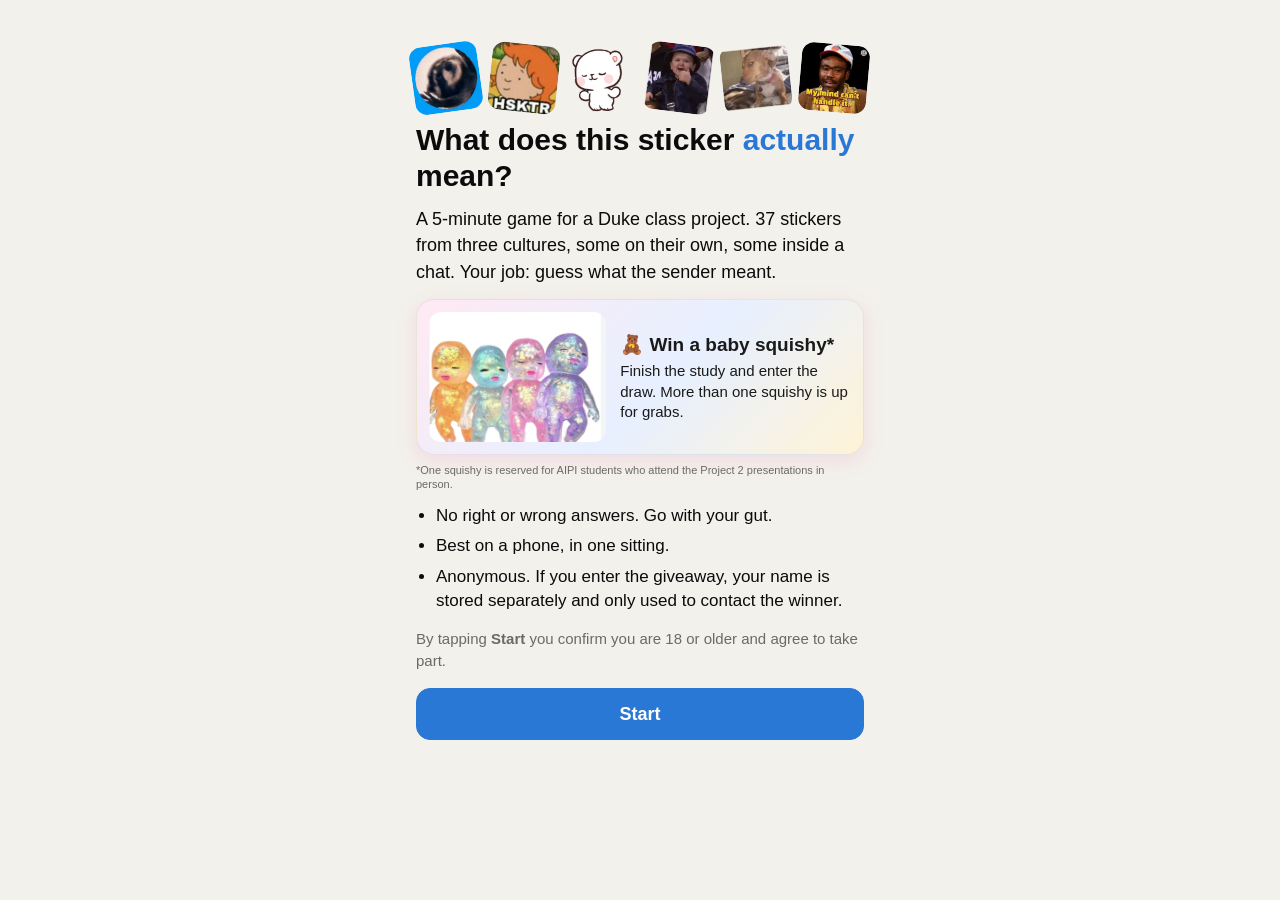
<file: web/index.html>
<!doctype html>
<html lang="en">
<head>
  <meta charset="utf-8">
  <meta name="viewport" content="width=device-width, initial-scale=1, viewport-fit=cover">
  <meta name="robots" content="noindex">
  <title>Sticker Study</title>
  <link rel="icon" href="data:,">
  <link rel="stylesheet" href="styles.css">
</head>
<body>
<main class="app">

  <!-- 1. Landing / consent -->
  <section id="screen-intro" class="screen intro">
    <div class="sticker-strip" aria-hidden="true">
      <img src="assets/decor_raccoon.webp" alt="" style="--d:0s;--r:-8deg">
      <img src="assets/decor_hsktr.webp" alt="" style="--d:.4s;--r:6deg">
      <img src="assets/decor_bear.webp" alt="" style="--d:.8s;--r:-4deg">
      <img src="assets/decor_hasbulla.webp" alt="" style="--d:1.2s;--r:7deg">
      <img src="assets/decor_dog.webp" alt="" style="--d:1.6s;--r:-6deg">
      <img src="assets/decor_mind.webp" alt="" style="--d:2s;--r:5deg">
    </div>
    <h1>What does this sticker <em>actually</em> mean?</h1>
    <p class="lede">A 5-minute game for a Duke class project. <span id="n-stickers">37</span> stickers from three cultures, some on their own, some inside a chat. Your job: guess what the sender meant.</p>

    <div class="prize">
      <img src="assets/squishy.webp" alt="Four glittery baby squishies in orange, blue, pink and purple">
      <div class="prize-text">
        <strong>🧸 Win a baby squishy*</strong>
        <span>Finish the study and enter the draw. More than one squishy is up for grabs.</span>
      </div>
    </div>
    <p class="fineprint">*One squishy is reserved for AIPI students who attend the Project 2 presentations in person.</p>

    <ul class="bullets">
      <li>No right or wrong answers. Go with your gut.</li>
      <li>Best on a phone, in one sitting.</li>
      <li>Anonymous. If you enter the giveaway, your name is stored separately and only used to contact the winner.</li>
    </ul>
    <p class="consent">By tapping <strong>Start</strong> you confirm you are 18 or older and agree to take part.</p>
    <button id="btn-start" class="btn primary">Start</button>
    <p id="load-error" class="error" hidden>Could not load the study. Please reload the page.</p>
  </section>

  <!-- 2. Pre-survey -->
  <section id="screen-survey" class="screen" hidden>
    <h2>A few quick questions</h2>
    <form id="survey-form" novalidate>
      <p class="field-intro">How familiar are you with each of these cultures? <span class="hint">Native = you grew up in it or speak the language natively.</span></p>

      <fieldset>
        <legend>Turkish culture</legend>
        <div class="pills">
          <label><input type="radio" name="fam_turkish" value="none" required><span>None</span></label>
          <label><input type="radio" name="fam_turkish" value="some"><span>Some</span></label>
          <label><input type="radio" name="fam_turkish" value="native"><span>Native</span></label>
        </div>
      </fieldset>

      <fieldset>
        <legend>Chinese culture</legend>
        <div class="pills">
          <label><input type="radio" name="fam_chinese" value="none" required><span>None</span></label>
          <label><input type="radio" name="fam_chinese" value="some"><span>Some</span></label>
          <label><input type="radio" name="fam_chinese" value="native"><span>Native</span></label>
        </div>
      </fieldset>

      <fieldset>
        <legend>American culture</legend>
        <div class="pills">
          <label><input type="radio" name="fam_american" value="none" required><span>None</span></label>
          <label><input type="radio" name="fam_american" value="some"><span>Some</span></label>
          <label><input type="radio" name="fam_american" value="native"><span>Native</span></label>
        </div>
      </fieldset>

      <fieldset>
        <legend>How well do you know internet memes?</legend>
        <div class="pills scale">
          <label><input type="radio" name="meme_fluency" value="1" required><span>1</span></label>
          <label><input type="radio" name="meme_fluency" value="2"><span>2</span></label>
          <label><input type="radio" name="meme_fluency" value="3"><span>3</span></label>
          <label><input type="radio" name="meme_fluency" value="4"><span>4</span></label>
          <label><input type="radio" name="meme_fluency" value="5"><span>5</span></label>
        </div>
        <div class="scale-ends"><span>Not at all</span><span>Very well</span></div>
      </fieldset>

      <fieldset>
        <legend>How often do you send stickers or GIFs in chats?</legend>
        <div class="examples" aria-hidden="true">
          <img src="assets/decor_cam.webp" alt="">
          <img src="assets/decor_clap.webp" alt="">
          <img src="assets/decor_bear.webp" alt="">
          <img src="assets/decor_dog.webp" alt="">
          <span class="hint">things like these</span>
        </div>
        <div class="pills">
          <label><input type="radio" name="sticker_use_frequency" value="daily" required><span>Daily</span></label>
          <label><input type="radio" name="sticker_use_frequency" value="weekly"><span>Weekly</span></label>
          <label><input type="radio" name="sticker_use_frequency" value="rarely"><span>Rarely</span></label>
          <label><input type="radio" name="sticker_use_frequency" value="never"><span>Never</span></label>
        </div>
      </fieldset>

      <fieldset>
        <legend><label for="age">How old are you?</label></legend>
        <input id="age" name="age" type="number" inputmode="numeric" min="18" max="99" placeholder="e.g. 24" required>
      </fieldset>

      <fieldset>
        <legend><label for="native_language">Native language</label></legend>
        <input id="native_language" name="native_language" type="text" autocomplete="off" placeholder="e.g. Turkish" required maxlength="40">
      </fieldset>

      <fieldset>
        <legend>Do you speak any other languages fluently?</legend>
        <div class="pills">
          <label><input type="radio" name="bilingual" value="yes" required><span>Yes</span></label>
          <label><input type="radio" name="bilingual" value="no"><span>No</span></label>
        </div>
      </fieldset>

      <fieldset id="other-languages-field" hidden>
        <legend><label for="other_languages">Which ones?</label></legend>
        <input id="other_languages" name="other_languages" type="text" autocomplete="off" placeholder="e.g. English, German" maxlength="80">
      </fieldset>

      <p id="survey-error" class="error" hidden>Please answer every question.</p>
      <button type="submit" class="btn primary">Continue</button>
    </form>
  </section>

  <!-- 3. Instructions -->
  <section id="screen-instructions" class="screen" hidden>
    <h2>How it works</h2>
    <p>Each sticker was sent by someone in a chat. Your job is to guess <strong>what the sender meant</strong>:</p>
    <ul class="bullets">
      <li><strong>Positive</strong>: happy, supportive, excited, affectionate.</li>
      <li><strong>Negative</strong>: sad, annoyed, disappointed, tired.</li>
      <li><strong>Sarcastic</strong>: joking, teasing, or saying the opposite of what they mean.</li>
    </ul>
    <p>Sometimes you will see the message the sticker replied to. Sometimes the sticker is hidden and you only see the message. Answer anyway, with your best guess.</p>
    <p>After each answer, say how sure you were. Try to answer quickly.</p>
    <button id="btn-begin" class="btn primary">Begin</button>
  </section>

  <!-- 4. Trial -->
  <section id="screen-trial" class="screen trial" hidden>
    <div class="progress-row">
      <div class="progress-bar"><div id="progress-fill"></div></div>
      <span id="progress" class="progress-text"></span>
    </div>

    <div id="stimulus" class="stimulus"></div>
    <p id="stimulus-loading" role="status" hidden>Loading the image…</p>
    <div id="stimulus-error" role="alert" hidden>
      <p class="error">The image could not load. Please check your connection and retry. Do not guess from a missing image.</p>
      <button id="btn-stimulus-retry" class="btn" type="button">Retry image</button>
    </div>

    <div id="textonly-callout" class="callout" hidden>
      <strong>Not a bug!</strong> Some stickers are hidden on purpose. For these, guess what the sender meant from the message alone.
    </div>

    <div id="choices" class="choices">
      <p class="question">What does the sender mean?</p>
      <button class="btn choice" data-response="positive">Positive</button>
      <button class="btn choice" data-response="negative">Negative</button>
      <button class="btn choice" data-response="sarcastic">Sarcastic</button>
    </div>

    <div id="confidence" class="confidence" hidden>
      <p class="question">How sure are you?</p>
      <div class="scale-row">
        <button class="btn conf" data-confidence="1">1</button>
        <button class="btn conf" data-confidence="2">2</button>
        <button class="btn conf" data-confidence="3">3</button>
        <button class="btn conf" data-confidence="4">4</button>
        <button class="btn conf" data-confidence="5">5</button>
      </div>
      <div class="scale-ends"><span>Just guessing</span><span>Very sure</span></div>
      <button id="btn-change" class="btn link" type="button">← Change my answer</button>
    </div>
  </section>

  <!-- 5. Bonus free text -->
  <section id="screen-bonus" class="screen" hidden>
    <h2>One more thing</h2>
    <div class="progress-row">
      <div class="progress-bar"><div id="bonus-progress-fill"></div></div>
      <span id="bonus-progress" class="progress-text"></span>
    </div>
    <p>Imagine <strong>you</strong> are sending this sticker. What message would you be replying to?</p>
    <div id="bonus-stimulus" class="stimulus"></div>
    <div id="bonus-error" role="alert" hidden>
      <p class="error">The image could not load. Retry, or skip this optional question.</p>
      <button id="btn-bonus-retry" class="btn" type="button">Retry image</button>
    </div>
    <textarea id="bonus-text" rows="2" maxlength="200" placeholder="e.g. just failed my midterm"></textarea>
    <div class="row">
      <button id="btn-bonus-skip" class="btn">Skip</button>
      <button id="btn-bonus-next" class="btn primary">Next</button>
    </div>
  </section>

  <!-- 6. Thank you -->
  <section id="screen-done" class="screen" hidden>
    <h2 id="done-title">Almost done…</h2>
    <p id="save-status" class="status">Saving your answers, hang on a second. The squishy draw is next 🧸</p>
    <div id="save-actions" class="row" hidden>
      <button id="btn-retry" class="btn primary">Retry</button>
      <button id="btn-download" class="btn">Download my answers</button>
    </div>
    <p id="local-note" class="hint" hidden>Local mode: no server is configured, so your answers were kept in this browser. Use the download button and send the file to the study team.</p>

    <form id="giveaway-form" class="giveaway" hidden>
      <h3>🧸 Enter the baby squishy draw*</h3>
      <p class="hint">One entry per person. Stored separately from your answers and deleted after the draw.</p>
      <p class="fineprint">*One squishy is reserved for AIPI students who attend the Project 2 presentations in person.</p>
      <input id="gw-name" name="name" type="text" placeholder="Your name" autocomplete="name" maxlength="60" required>
      <input id="gw-contact" name="contact" type="text" placeholder="Email or phone number" autocomplete="email" maxlength="80" required>
      <button type="submit" class="btn primary">Enter the draw</button>
      <p id="gw-status" class="hint" hidden></p>
    </form>

    <form id="secret-form" class="secret" hidden>
      <h3>Are you in this year's AIPI cohort?</h3>
      <p class="hint">Optional and anonymous. Purely for one fun chart in our presentation.</p>
      <fieldset>
        <div class="pills">
          <label><input type="radio" name="aipi_cohort" value="yes"><span>Yes</span></label>
          <label><input type="radio" name="aipi_cohort" value="no"><span>No</span></label>
        </div>
      </fieldset>
      <div id="secret-grades" hidden>
        <label class="stacked" for="g520">Your AIPI 520 midterm grade <span class="hint">(pretty please)</span>
          <input id="g520" name="aipi520_midterm" type="text" inputmode="decimal" maxlength="10" autocomplete="off">
        </label>
        <label class="stacked" for="g510">Your AIPI 510 project 1 grade <span class="hint">(pretty please)</span>
          <input id="g510" name="aipi510_project1" type="text" inputmode="decimal" maxlength="10" autocomplete="off">
        </label>
      </div>
      <div class="row">
        <button type="button" id="btn-secret-skip" class="btn">Skip</button>
        <button type="submit" class="btn primary">Submit</button>
      </div>
      <p id="secret-status" class="hint" hidden></p>
    </form>

    <p id="closing" hidden>What a fun study right! Pass it on to friends and family please 🙂</p>
    <p id="contact" class="hint"></p>
  </section>

</main>

<script src="config.js"></script>
<script src="app.js"></script>
</body>
</html>
</file>
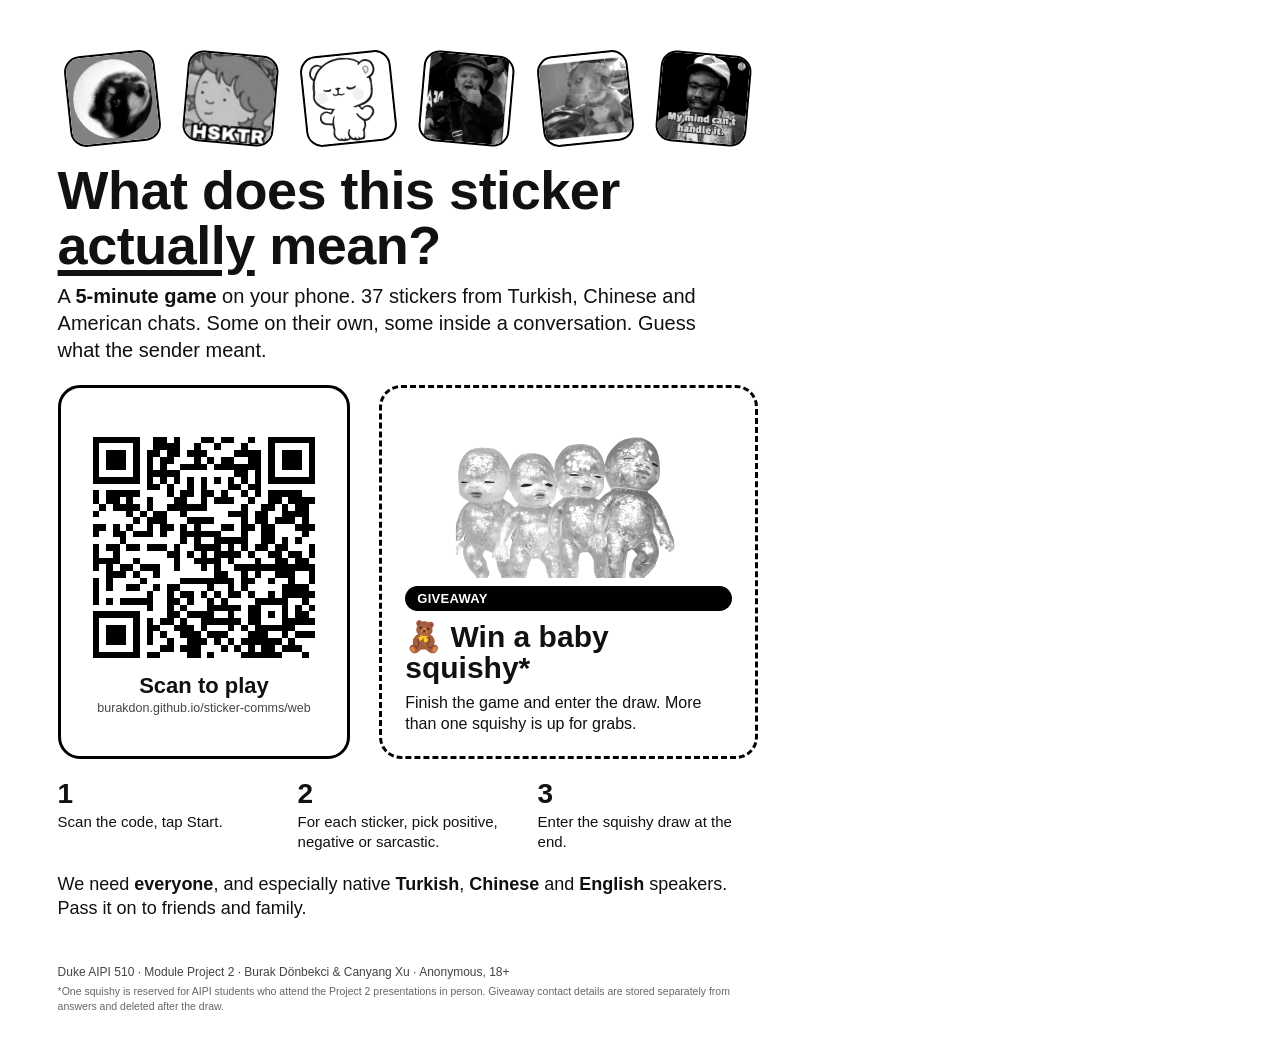
<file: flyer/flyer_bw.html>
<!doctype html>
<html lang="en"><head><meta charset="utf-8">
<style>
  @page { size: Letter; margin: 0; }
  * { box-sizing: border-box; }
  html, body { margin: 0; padding: 0; }
  body {
    width: 8.5in; height: 11in; overflow: hidden;
    font-family: -apple-system, BlinkMacSystemFont, "Segoe UI", Roboto, Helvetica, Arial, sans-serif;
    color: #111; background: #fff;
  }
  .page { width: 8.5in; height: 11in; padding: 0.55in 0.6in 0.45in; display: flex; flex-direction: column; position: relative; }

  /* ---- color theme ---- */
  .color .page { background: linear-gradient(160deg, #fff7fb 0%, #eef3ff 50%, #fff6e3 100%); }
  .color .title em { color: #2a78d6; }
  .color .prize { background: linear-gradient(135deg, #ffe0ee, #dbe8ff 55%, #fff0c7); border: 2px solid rgba(0,0,0,.06); box-shadow: 0 12px 36px rgba(230,120,170,.22); }
  .color .qr-box { background: #fff; box-shadow: 0 12px 36px rgba(42,120,214,.18); border: 2px solid rgba(0,0,0,.06); }
  .color .pill { background: #2a78d6; color: #fff; }
  .color .strip img { box-shadow: 0 6px 16px rgba(0,0,0,.14); }
  .color .need strong { color: #d6336c; }

  /* ---- black & white theme ---- */
  .bw img { filter: grayscale(1) contrast(1.15); }
  .bw .title em { text-decoration: underline; text-decoration-thickness: 6px; text-underline-offset: 6px; }
  .bw .prize { border: 3px dashed #000; background: #fff; }
  .bw .qr-box { border: 3px solid #000; background: #fff; }
  .bw .pill { background: #000; color: #fff; }
  .bw .strip img { border: 2px solid #000; background: #fff; }

  .strip { display: flex; justify-content: space-between; margin: 0 0.1in 0.2in; }
  .strip img { width: 0.95in; height: 0.95in; object-fit: contain; border-radius: 16px; background: #fff; }
  .strip img:nth-child(odd) { transform: rotate(-6deg); }
  .strip img:nth-child(even) { transform: rotate(5deg); }

  .title { font-size: 54px; line-height: 1.02; font-weight: 800; letter-spacing: -0.5px; margin: 0 0 10px; }
  .title em { font-style: normal; }
  .sub { font-size: 20px; line-height: 1.35; margin: 0 0 0.22in; max-width: 7in; }
  .sub b { font-weight: 700; }

  .mid { display: flex; gap: 0.3in; align-items: stretch; margin-bottom: 0.22in; }
  .qr-box { flex: 0 0 3.05in; border-radius: 22px; padding: 0.2in; text-align: center; display: flex; flex-direction: column; align-items: center; justify-content: center; }
  .qr-box img { width: 2.45in; height: 2.45in; image-rendering: pixelated; filter: none; }
  .qr-box .scan { font-size: 22px; font-weight: 800; margin-top: 8px; }
  .qr-box .url { font-size: 12.5px; color: #444; margin-top: 2px; word-break: break-all; }

  .prize { flex: 1; border-radius: 22px; padding: 0.22in 0.24in; display: flex; flex-direction: column; justify-content: center; gap: 8px; }
  .prize img { width: 100%; max-height: 1.75in; object-fit: contain; border-radius: 14px; }
  .prize h2 { font-size: 30px; line-height: 1.05; margin: 2px 0 0; font-weight: 800; }
  .prize p { font-size: 16px; line-height: 1.35; margin: 0; }
  .pill { display: inline-block; font-size: 13px; font-weight: 700; padding: 5px 12px; border-radius: 999px; letter-spacing: .3px; text-transform: uppercase; }

  .how { display: flex; gap: 0.2in; margin-bottom: 0.2in; }
  .how div { flex: 1; font-size: 15px; line-height: 1.35; }
  .how .n { font-size: 28px; font-weight: 800; display: block; line-height: 1; margin-bottom: 4px; }

  .need { font-size: 18px; line-height: 1.35; margin: 0 0 0.12in; }
  .foot { margin-top: auto; font-size: 12px; color: #444; line-height: 1.35; }
  .foot .fine { font-size: 10.5px; color: #666; margin-top: 4px; }
</style></head>
<body class="bw">
<div class="page">
  <div class="strip">
    <img src="../web/assets/decor_raccoon.webp"><img src="../web/assets/decor_hsktr.webp"><img src="../web/assets/decor_bear.webp">
    <img src="../web/assets/decor_hasbulla.webp"><img src="../web/assets/decor_dog.webp"><img src="../web/assets/decor_mind.webp">
  </div>

  <h1 class="title">What does this sticker <em>actually</em> mean?</h1>
  <p class="sub">A <b>5-minute game</b> on your phone. 37 stickers from Turkish, Chinese and American chats. Some on their own, some inside a conversation. Guess what the sender meant.</p>

  <div class="mid">
    <div class="qr-box">
      <img src="[data-uri]" alt="QR code">
      <div class="scan">Scan to play</div>
      <div class="url">burakdon.github.io/sticker-comms/web</div>
    </div>
    <div class="prize">
      <img src="../web/assets/squishy.webp" alt="baby squishies">
      <span class="pill">Giveaway</span>
      <h2>🧸 Win a baby squishy*</h2>
      <p>Finish the game and enter the draw. More than one squishy is up for grabs.</p>
    </div>
  </div>

  <div class="how">
    <div><span class="n">1</span>Scan the code, tap Start.</div>
    <div><span class="n">2</span>For each sticker, pick positive, negative or sarcastic.</div>
    <div><span class="n">3</span>Enter the squishy draw at the end.</div>
  </div>

  <p class="need">We need <strong>everyone</strong>, and especially native <strong>Turkish</strong>, <strong>Chinese</strong> and <strong>English</strong> speakers. Pass it on to friends and family.</p>

  <div class="foot">
    Duke AIPI 510 · Module Project 2 · Burak Dönbekci &amp; Canyang Xu · Anonymous, 18+
    <div class="fine">*One squishy is reserved for AIPI students who attend the Project 2 presentations in person. Giveaway contact details are stored separately from answers and deleted after the draw.</div>
  </div>
</div>
</body></html>
</file>
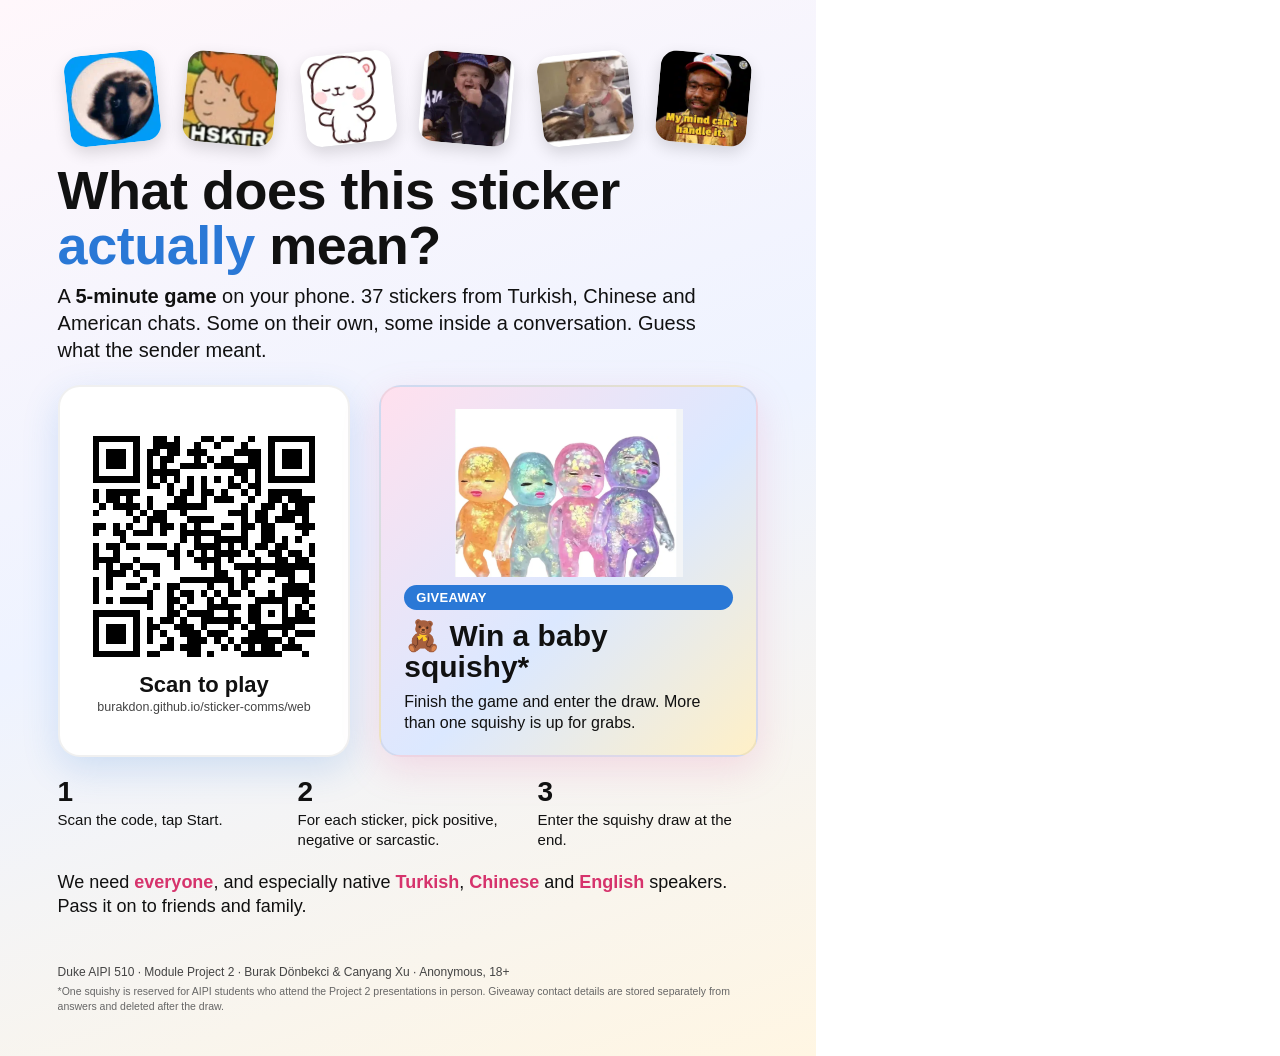
<file: flyer/flyer_color.html>
<!doctype html>
<html lang="en"><head><meta charset="utf-8">
<style>
  @page { size: Letter; margin: 0; }
  * { box-sizing: border-box; }
  html, body { margin: 0; padding: 0; }
  body {
    width: 8.5in; height: 11in; overflow: hidden;
    font-family: -apple-system, BlinkMacSystemFont, "Segoe UI", Roboto, Helvetica, Arial, sans-serif;
    color: #111; background: #fff;
  }
  .page { width: 8.5in; height: 11in; padding: 0.55in 0.6in 0.45in; display: flex; flex-direction: column; position: relative; }

  /* ---- color theme ---- */
  .color .page { background: linear-gradient(160deg, #fff7fb 0%, #eef3ff 50%, #fff6e3 100%); }
  .color .title em { color: #2a78d6; }
  .color .prize { background: linear-gradient(135deg, #ffe0ee, #dbe8ff 55%, #fff0c7); border: 2px solid rgba(0,0,0,.06); box-shadow: 0 12px 36px rgba(230,120,170,.22); }
  .color .qr-box { background: #fff; box-shadow: 0 12px 36px rgba(42,120,214,.18); border: 2px solid rgba(0,0,0,.06); }
  .color .pill { background: #2a78d6; color: #fff; }
  .color .strip img { box-shadow: 0 6px 16px rgba(0,0,0,.14); }
  .color .need strong { color: #d6336c; }

  /* ---- black & white theme ---- */
  .bw img { filter: grayscale(1) contrast(1.15); }
  .bw .title em { text-decoration: underline; text-decoration-thickness: 6px; text-underline-offset: 6px; }
  .bw .prize { border: 3px dashed #000; background: #fff; }
  .bw .qr-box { border: 3px solid #000; background: #fff; }
  .bw .pill { background: #000; color: #fff; }
  .bw .strip img { border: 2px solid #000; background: #fff; }

  .strip { display: flex; justify-content: space-between; margin: 0 0.1in 0.2in; }
  .strip img { width: 0.95in; height: 0.95in; object-fit: contain; border-radius: 16px; background: #fff; }
  .strip img:nth-child(odd) { transform: rotate(-6deg); }
  .strip img:nth-child(even) { transform: rotate(5deg); }

  .title { font-size: 54px; line-height: 1.02; font-weight: 800; letter-spacing: -0.5px; margin: 0 0 10px; }
  .title em { font-style: normal; }
  .sub { font-size: 20px; line-height: 1.35; margin: 0 0 0.22in; max-width: 7in; }
  .sub b { font-weight: 700; }

  .mid { display: flex; gap: 0.3in; align-items: stretch; margin-bottom: 0.22in; }
  .qr-box { flex: 0 0 3.05in; border-radius: 22px; padding: 0.2in; text-align: center; display: flex; flex-direction: column; align-items: center; justify-content: center; }
  .qr-box img { width: 2.45in; height: 2.45in; image-rendering: pixelated; filter: none; }
  .qr-box .scan { font-size: 22px; font-weight: 800; margin-top: 8px; }
  .qr-box .url { font-size: 12.5px; color: #444; margin-top: 2px; word-break: break-all; }

  .prize { flex: 1; border-radius: 22px; padding: 0.22in 0.24in; display: flex; flex-direction: column; justify-content: center; gap: 8px; }
  .prize img { width: 100%; max-height: 1.75in; object-fit: contain; border-radius: 14px; }
  .prize h2 { font-size: 30px; line-height: 1.05; margin: 2px 0 0; font-weight: 800; }
  .prize p { font-size: 16px; line-height: 1.35; margin: 0; }
  .pill { display: inline-block; font-size: 13px; font-weight: 700; padding: 5px 12px; border-radius: 999px; letter-spacing: .3px; text-transform: uppercase; }

  .how { display: flex; gap: 0.2in; margin-bottom: 0.2in; }
  .how div { flex: 1; font-size: 15px; line-height: 1.35; }
  .how .n { font-size: 28px; font-weight: 800; display: block; line-height: 1; margin-bottom: 4px; }

  .need { font-size: 18px; line-height: 1.35; margin: 0 0 0.12in; }
  .foot { margin-top: auto; font-size: 12px; color: #444; line-height: 1.35; }
  .foot .fine { font-size: 10.5px; color: #666; margin-top: 4px; }
</style></head>
<body class="color">
<div class="page">
  <div class="strip">
    <img src="../web/assets/decor_raccoon.webp"><img src="../web/assets/decor_hsktr.webp"><img src="../web/assets/decor_bear.webp">
    <img src="../web/assets/decor_hasbulla.webp"><img src="../web/assets/decor_dog.webp"><img src="../web/assets/decor_mind.webp">
  </div>

  <h1 class="title">What does this sticker <em>actually</em> mean?</h1>
  <p class="sub">A <b>5-minute game</b> on your phone. 37 stickers from Turkish, Chinese and American chats. Some on their own, some inside a conversation. Guess what the sender meant.</p>

  <div class="mid">
    <div class="qr-box">
      <img src="[data-uri]" alt="QR code">
      <div class="scan">Scan to play</div>
      <div class="url">burakdon.github.io/sticker-comms/web</div>
    </div>
    <div class="prize">
      <img src="../web/assets/squishy.webp" alt="baby squishies">
      <span class="pill">Giveaway</span>
      <h2>🧸 Win a baby squishy*</h2>
      <p>Finish the game and enter the draw. More than one squishy is up for grabs.</p>
    </div>
  </div>

  <div class="how">
    <div><span class="n">1</span>Scan the code, tap Start.</div>
    <div><span class="n">2</span>For each sticker, pick positive, negative or sarcastic.</div>
    <div><span class="n">3</span>Enter the squishy draw at the end.</div>
  </div>

  <p class="need">We need <strong>everyone</strong>, and especially native <strong>Turkish</strong>, <strong>Chinese</strong> and <strong>English</strong> speakers. Pass it on to friends and family.</p>

  <div class="foot">
    Duke AIPI 510 · Module Project 2 · Burak Dönbekci &amp; Canyang Xu · Anonymous, 18+
    <div class="fine">*One squishy is reserved for AIPI students who attend the Project 2 presentations in person. Giveaway contact details are stored separately from answers and deleted after the draw.</div>
  </div>
</div>
</body></html>
</file>
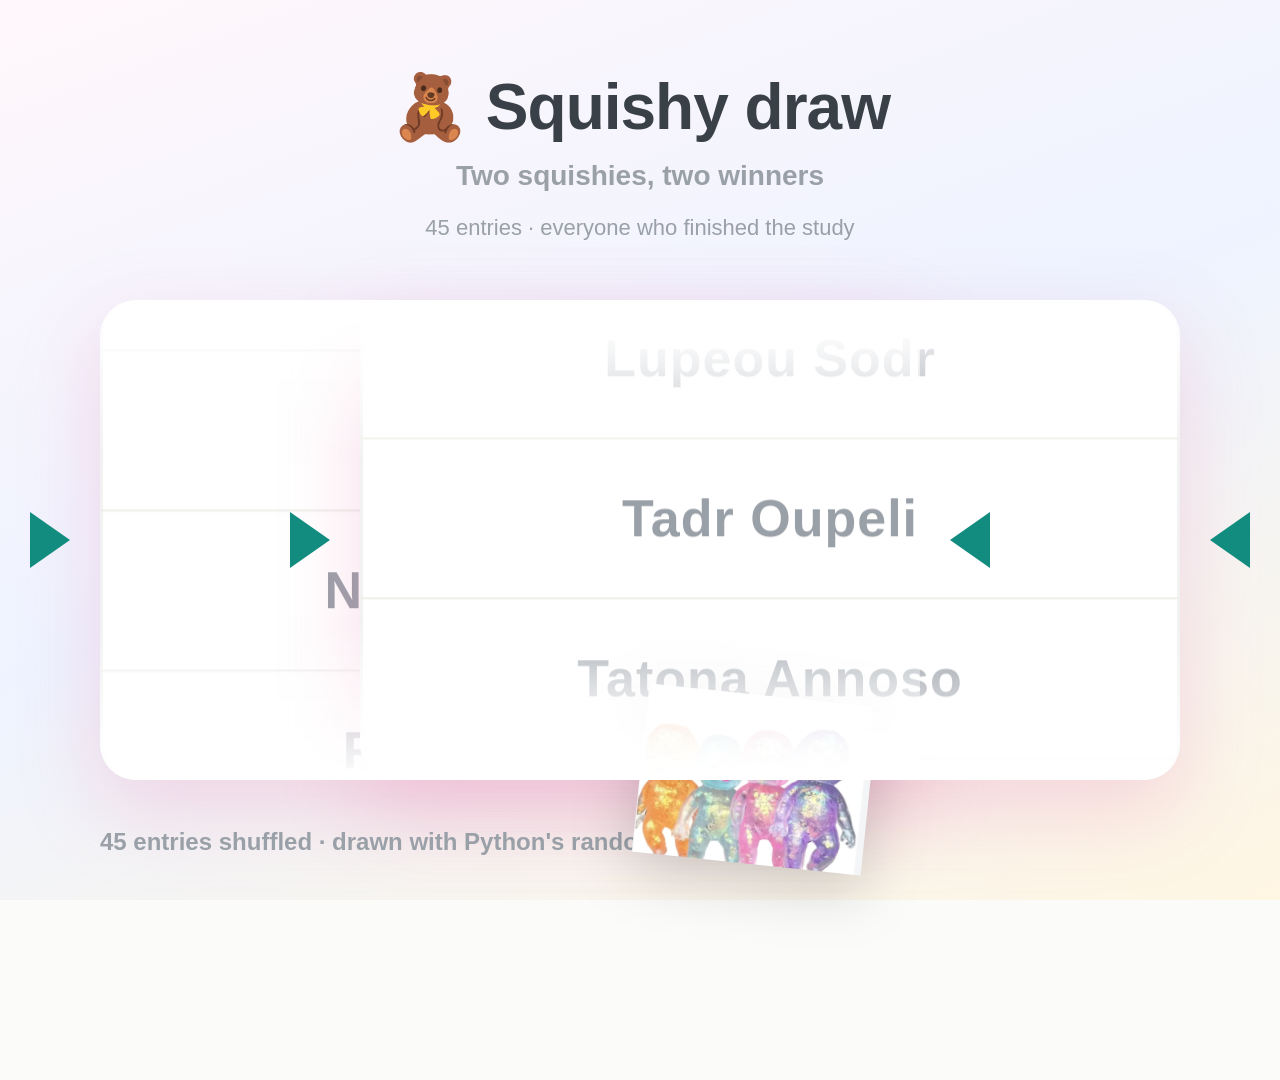
<file: report/coldopen/draw.html>
<!doctype html>
<html lang="en">
<head>
<meta charset="utf-8">
<title>squishy draw</title>
<style>
  :root { --bg: #FBFBF9; --ink: #3A4048; --muted: #9AA0A8; --green: #25D366; --green-dk: #128C7E; --pink: #FFE0EE; --blue: #DBE8FF; --yellow: #FFF0C7; }
  * { box-sizing: border-box; }
  html, body { margin: 0; width: 1920px; height: 1080px; overflow: hidden; background: var(--bg); font-family: "Avenir Next", -apple-system, "Helvetica Neue", Arial, sans-serif; color: var(--ink); }
  .stage { position: absolute; inset: 0; background: linear-gradient(160deg, #fff7fb 0%, #eef3ff 50%, #fff6e3 100%); }
  .title { position: absolute; top: 70px; left: 0; right: 0; text-align: center; font-size: 64px; font-weight: 800; letter-spacing: -1px; }
  .sub { position: absolute; top: 160px; left: 0; right: 0; text-align: center; font-size: 28px; color: var(--muted); font-weight: 600; }
  .pool { position: absolute; top: 215px; left: 0; right: 0; text-align: center; font-size: 22px; color: var(--muted); }

  .machine { position: absolute; top: 300px; width: 820px; height: 480px; }
  .machine.a { left: 100px; }  .machine.b { right: 100px; }
  .window { position: absolute; inset: 0; border-radius: 36px; background: #fff; box-shadow: 0 30px 80px rgba(230,120,170,.25), inset 0 0 0 3px rgba(0,0,0,.05); overflow: hidden; }
  .reel { position: absolute; left: 0; right: 0; top: 0; will-change: transform; }
  .card { height: 160px; display: flex; align-items: center; justify-content: center; font-size: 52px; font-weight: 800; letter-spacing: -0.5px; color: var(--ink); border-bottom: 2px solid #efeeea; }
  .card.ghost { color: #9AA0A8; font-weight: 700; }
  .card.ghost span { letter-spacing: 1px; }
  .fade { position: absolute; left: 0; right: 0; height: 160px; pointer-events: none; z-index: 2; }
  .fade.top { top: 0; background: linear-gradient(#fff, rgba(255,255,255,0)); }
  .fade.bot { bottom: 0; background: linear-gradient(rgba(255,255,255,0), #fff); }
  .frame { position: absolute; left: -14px; right: -14px; top: 160px; height: 160px; border: 6px solid var(--green); border-radius: 22px; z-index: 3; box-shadow: 0 0 0 10px rgba(37,211,102,.18); opacity: .0; transition: opacity .3s; }
  .frame.on { opacity: 1; }
  .arrow { position: absolute; top: 212px; width: 0; height: 0; border: 28px solid transparent; z-index: 4; }
  .arrow.l { left: -70px; border-left: 40px solid var(--green-dk); }
  .arrow.r { right: -70px; border-right: 40px solid var(--green-dk); }

  .winner { position: absolute; top: 810px; width: 820px; text-align: center; font-size: 40px; font-weight: 800; color: var(--green-dk); opacity: 0; transform: translateY(14px); transition: all .5s ease-out; }
  .winner.on { opacity: 1; transform: none; }
  .confetti { position: absolute; width: 14px; height: 22px; top: -40px; border-radius: 3px; opacity: 0; }
  .squishy { position: absolute; left: 50%; bottom: 36px; transform: translateX(-50%) rotate(4deg); width: 230px; transform: rotate(6deg); filter: drop-shadow(0 16px 30px rgba(0,0,0,.18)); }
  .count { position: absolute; left: 100px; bottom: 44px; font-size: 24px; color: var(--muted); font-weight: 600; }
</style>
</head>
<body>
<div class="stage">
  <div class="title">🧸 Squishy draw</div>
  <div class="sub" id="sub">Two squishies, two winners</div>
  <div class="pool" id="pool"></div>
  <div class="machine a">
    <div class="window"><div class="reel" id="reelA"></div><div class="fade top"></div><div class="fade bot"></div></div>
    <div class="frame" id="frameA"></div>
    <div class="arrow l"></div><div class="arrow r"></div>
  </div>
  <div class="machine b">
    <div class="window"><div class="reel" id="reelB"></div><div class="fade top"></div><div class="fade bot"></div></div>
    <div class="frame" id="frameB"></div>
    <div class="arrow l"></div><div class="arrow r"></div>
  </div>
  <div class="winner" id="winnerA" style="left:100px"></div>
  <div class="winner" id="winnerB" style="right:100px"></div>
  <div class="count" id="count"></div>
  <img class="squishy" src="../../web/assets/squishy.webp" alt="">
</div>

<script>
// Winners are passed in by the recorder: ?w=Name%201|Name%202&n=45
const params = new URLSearchParams(location.search);
const winners = (params.get("w") || "Winner One|Winner Two").split("|");
const N = Number(params.get("n") || 45);
const pool = (params.get("names") || "").split("|").filter(Boolean).filter(n => !winners.includes(n));
document.getElementById("pool").textContent = `${N} entries · everyone who finished the study`;
document.getElementById("count").textContent = `${N} entries shuffled · drawn with Python's random module`;

// Ghost cards: plausible-looking but scrambled, so no real entrant is readable.
const syll = ["ka","mi","ra","el","no","ta","li","so","ve","an","dr","ou","ye","zi","ha","lu","pe","ri","na","to"];
function fakeName() {   // kept as a fallback when no name list is passed
  const w = () => { let s = ""; for (let i = 0; i < 2 + Math.floor(Math.random() * 2); i++) s += syll[Math.floor(Math.random() * syll.length)]; return s[0].toUpperCase() + s.slice(1); };
  return w() + " " + w();
}
let bag = [];
function nextName() {
  if (!pool.length) return fakeName();
  if (!bag.length) bag = pool.slice().sort(() => Math.random() - 0.5);
  return bag.pop();
}

const sub = document.getElementById("sub");
const CARD = 160, SPINS = 42;

function buildReel(reel, winner) {
  reel.innerHTML = "";
  for (let i = 0; i < SPINS; i++) reel.insertAdjacentHTML("beforeend", `<div class="card ghost"><span>${nextName()}</span></div>`);
  reel.insertAdjacentHTML("beforeend", `<div class="card"><span>${winner}</span></div>`);
  for (let i = 0; i < 3; i++) reel.insertAdjacentHTML("beforeend", `<div class="card ghost"><span>${nextName()}</span></div>`);
  reel.style.transform = "translateY(160px)";
}
function confetti() {
  const cols = ["#25D366", "#128C7E", "#EB6834", "#2A78D6", "#6250D6", "#FFD36B", "#F08E9A"];
  for (let i = 0; i < 110; i++) {
    const c = document.createElement("div"); c.className = "confetti";
    c.style.left = Math.random() * 1920 + "px"; c.style.background = cols[i % cols.length];
    document.querySelector(".stage").appendChild(c);
    c.animate([{ transform: "translateY(0) rotate(0)", opacity: 1 }, { transform: `translateY(1160px) rotate(${Math.random() * 720 - 360}deg)`, opacity: .9 }],
              { duration: 1800 + Math.random() * 1400, delay: Math.random() * 400, easing: "cubic-bezier(.2,.6,.4,1)", fill: "forwards" });
  }
}
function easeOut(k) { return 1 - Math.pow(1 - k, 4); }
function spin(id, winner, ms) {
  const reel = document.getElementById("reel" + id), frame = document.getElementById("frame" + id), winEl = document.getElementById("winner" + id);
  buildReel(reel, winner);
  return new Promise((done) => {
    const total = SPINS * CARD, t0 = performance.now();
    function f(t) {
      const k = Math.min(1, (t - t0) / ms);
      reel.style.transform = `translateY(${160 - total * easeOut(k)}px)`;
      if (k < 1) requestAnimationFrame(f);
      else { frame.classList.add("on"); winEl.textContent = `🎉 ${winner}`; winEl.classList.add("on"); done(); }
    }
    requestAnimationFrame(f);
  });
}
(async () => {
  sub.textContent = "Two squishies, two winners";
  await new Promise(r => setTimeout(r, 900));
  await Promise.all([spin("A", winners[0], 5200), spin("B", winners[1] || winners[0], 6400)]);
  confetti();
  sub.textContent = "Congratulations 🧸🧸";
  await new Promise(r => setTimeout(r, 2800));
  window.__done = true;
})();
</script>
</body>
</html>
</file>
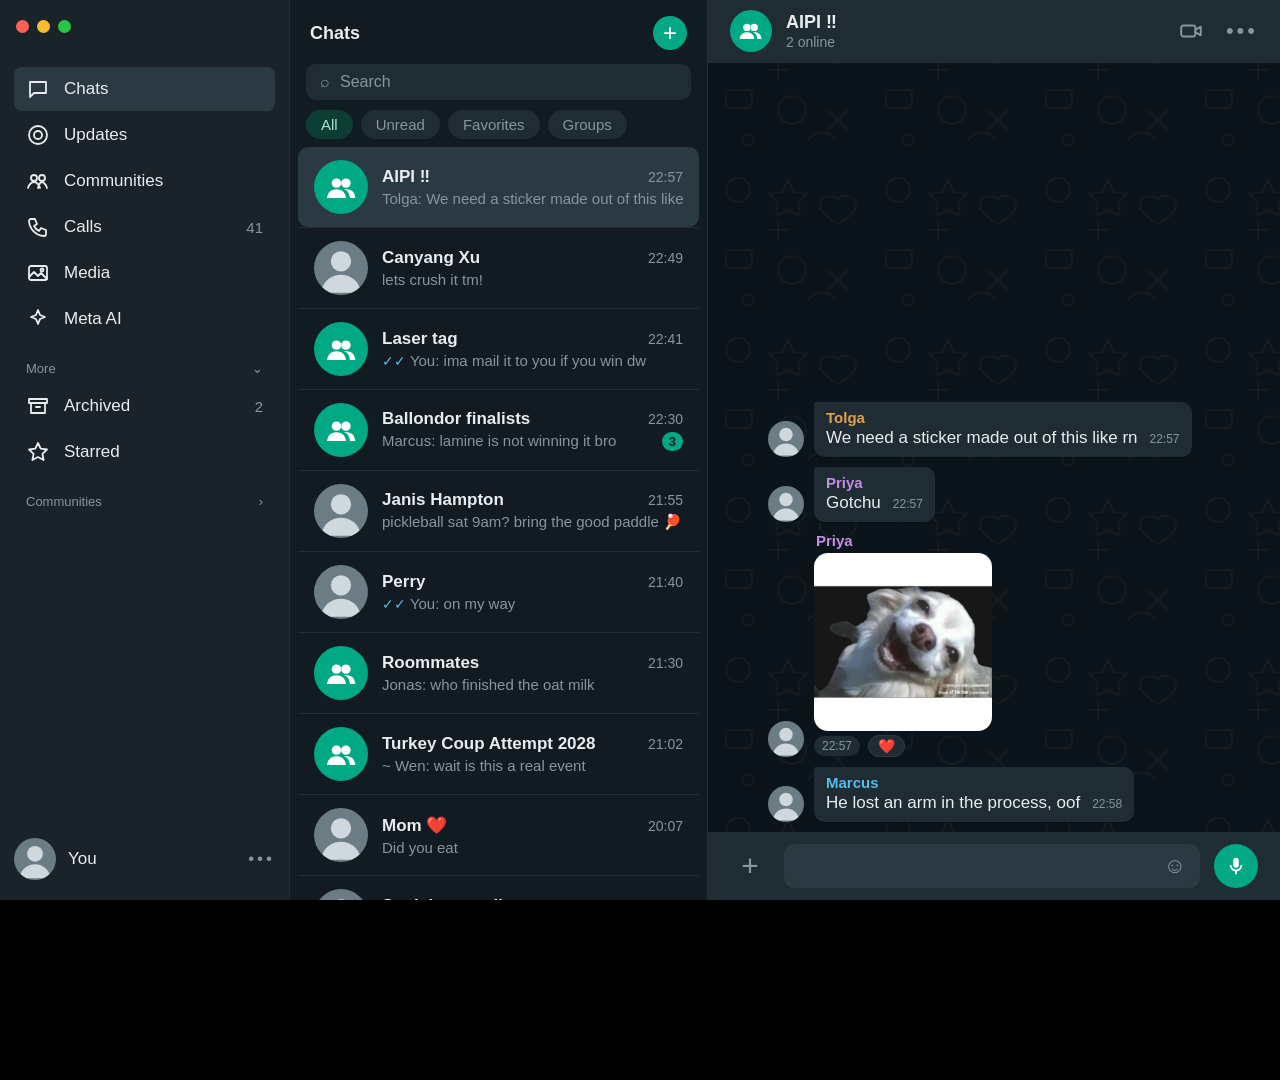
<file: report/coldopen/whatsapp_fake.html>
<!doctype html>
<html lang="en">
<head>
<meta charset="utf-8">
<title>cold open</title>
<style>
  :root { --bg: #111b21; --nav: #1a2329; --panel: #202c33; --panel2: #2a3942; --line: #222d34; --text: #e9edef; --muted: #8696a0; --green: #00a884; --bubble: #202c33; --sel: #2a3942; }
  * { box-sizing: border-box; }
  html, body { margin: 0; width: 1920px; height: 1080px; overflow: hidden; background: #000; font-family: -apple-system, BlinkMacSystemFont, "Helvetica Neue", Arial, sans-serif; color: var(--text); font-size: 17px; }
  .window { position: absolute; inset: 0; display: grid; grid-template-columns: 290px 418px 1fr; background: var(--bg); }

  /* ---- left nav (macOS WhatsApp) ---- */
  .nav { background: var(--nav); padding: 20px 14px; border-right: 1px solid var(--line); position: relative; }
  .lights { display: flex; gap: 8px; margin: 0 0 34px 2px; }
  .lights i { width: 13px; height: 13px; border-radius: 50%; display: block; }
  .nav .item { display: flex; align-items: center; gap: 14px; padding: 10px 12px; border-radius: 8px; color: var(--text); font-size: 17px; margin-bottom: 2px; }
  .nav .item svg { width: 24px; height: 24px; fill: none; stroke: var(--text); stroke-width: 1.8; stroke-linecap: round; stroke-linejoin: round; flex: none; }
  .nav .item.active { background: var(--sel); }
  .nav .item .n { margin-left: auto; color: var(--muted); font-size: 15px; }
  .nav .sec { color: var(--muted); font-size: 13px; margin: 20px 12px 8px; display: flex; justify-content: space-between; }
  .nav .you { position: absolute; bottom: 20px; left: 14px; right: 14px; display: flex; align-items: center; gap: 12px; font-size: 17px; }
  .nav .you .dots { margin-left: auto; color: var(--muted); letter-spacing: 3px; }

  .ava { width: 42px; height: 42px; border-radius: 50%; display: inline-flex; align-items: center; justify-content: center; flex: none; overflow: hidden; background: #6b7c85; }
  .ava svg { width: 100%; height: 100%; }
  .ava.group { background: #00a884; }
  .ava.group svg { width: 60%; height: 60%; }

  /* ---- chat list ---- */
  .list { border-right: 1px solid var(--line); background: var(--bg); display: flex; flex-direction: column; overflow: hidden; }
  .list .head { display: flex; align-items: center; justify-content: space-between; padding: 16px 20px 6px; font-weight: 700; font-size: 18px; }
  .list .head .plus { width: 34px; height: 34px; border-radius: 50%; background: var(--green); color: #fff; display: flex; align-items: center; justify-content: center; font-size: 24px; font-weight: 400; }
  .search { margin: 8px 16px 10px; background: var(--panel); border-radius: 10px; padding: 9px 14px; color: var(--muted); font-size: 16px; display: flex; gap: 10px; align-items: center; }
  .pills { display: flex; gap: 8px; margin: 0 16px 8px; }
  .pill { padding: 6px 15px; border-radius: 999px; background: var(--panel); color: var(--muted); font-size: 15px; }
  .pill.on { background: #0c3d33; color: #a8e9d2; }
  .row { display: flex; gap: 14px; padding: 13px 16px; align-items: center; margin: 0 8px; border-radius: 10px; }
  .row + .row { border-top: 1px solid var(--line); border-radius: 0 0 10px 10px; }
  .row.sel { background: var(--sel); }
  .row .ava { width: 54px; height: 54px; }
  .row .meta { flex: 1; min-width: 0; }
  .row .t { display: flex; justify-content: space-between; align-items: baseline; font-weight: 600; font-size: 17px; }
  .row .t .time { color: var(--muted); font-weight: 400; font-size: 14px; }
  .row .p { color: var(--muted); font-size: 15px; white-space: nowrap; overflow: hidden; text-overflow: ellipsis; margin-top: 3px; display: flex; justify-content: space-between; gap: 8px; }
  .row .badge { background: var(--green); color: #111b21; font-weight: 700; font-size: 13px; border-radius: 999px; padding: 2px 7px; flex: none; }
  .tick { color: #53bdeb; font-size: 14px; }

  /* ---- chat pane ---- */
  .chat { position: relative; display: flex; flex-direction: column; background: #0b141a; }
  .wall { position: absolute; inset: 0; opacity: .035; background-image: url("data:image/svg+xml;utf8,<svg xmlns='http://www.w3.org/2000/svg' width='160' height='160' viewBox='0 0 160 160' fill='none' stroke='white' stroke-width='2'><circle cx='30' cy='30' r='12'/><path d='M80 20l6 12 13 2-9 9 2 13-12-6-12 6 2-13-9-9 13-2z'/><path d='M130 40c-6-8-18-3-18 6 0 8 18 18 18 18s18-10 18-18c0-9-12-14-18-6z'/><rect x='18' y='90' width='26' height='18' rx='4'/><path d='M70 110a14 14 0 1 0 28 0a14 14 0 1 0-28 0'/><path d='M60 70h20M70 60v20'/><path d='M120 110l20 20M140 110l-20 20'/><path d='M100 140c8-10 20-10 28 0'/><circle cx='40' cy='140' r='6'/></svg>"); background-size: 160px 160px; }
  .chead { position: relative; z-index: 2; display: flex; align-items: center; gap: 14px; padding: 10px 22px; background: var(--panel); border-bottom: 1px solid var(--line); }
  .chead .name { font-weight: 700; font-size: 18px; }
  .chead .sub { color: var(--muted); font-size: 14px; margin-top: 1px; }
  .chead .sub.typing { color: #a8e9d2; }
  .chead .right { margin-left: auto; display: flex; gap: 22px; align-items: center; color: var(--muted); }
  .chead .right svg { width: 26px; height: 26px; fill: none; stroke: var(--muted); stroke-width: 1.8; stroke-linecap: round; stroke-linejoin: round; }
  .msgs { position: relative; z-index: 1; flex: 1; overflow: hidden; padding: 16px 80px 10px 60px; display: flex; flex-direction: column; justify-content: flex-end; gap: 4px; }
  .m { display: flex; gap: 10px; align-items: flex-end; margin-top: 6px; }
  .m .ava { width: 36px; height: 36px; }
  .m .box { background: var(--bubble); border-radius: 10px; border-top-left-radius: 2px; padding: 7px 12px 8px; max-width: 640px; box-shadow: 0 1px 1px rgba(0,0,0,.35); position: relative; }
  .m .box.sticker { background: transparent; box-shadow: none; padding: 0; border-radius: 0; }
  .m .who { font-weight: 600; font-size: 15px; margin-bottom: 1px; }
  .m .txt { font-size: 17px; line-height: 1.3; }
  .m .time { color: var(--muted); font-size: 12px; margin-left: 12px; white-space: nowrap; }
  .m img.stk { width: 178px; height: 178px; object-fit: contain; display: block; border-radius: 14px; }
  .m .under { display: flex; align-items: center; gap: 8px; margin-top: 4px; }
  .m .stamp { color: var(--muted); font-size: 12px; background: var(--panel); border-radius: 10px; padding: 3px 8px; display: inline-block; }
  .m .react { display: inline-block; background: var(--panel); border: 1px solid #2f3b43; border-radius: 999px; padding: 2px 9px; font-size: 14px; }
  .input { position: relative; z-index: 2; display: flex; align-items: center; gap: 14px; padding: 12px 22px; background: var(--panel); }
  .input .plus { font-size: 30px; color: var(--muted); width: 40px; text-align: center; }
  .input .field { flex: 1; background: var(--panel2); border-radius: 10px; height: 44px; display: flex; align-items: center; justify-content: flex-end; padding-right: 14px; color: var(--muted); font-size: 22px; }
  .input .mic { width: 44px; height: 44px; border-radius: 50%; background: var(--green); display: flex; align-items: center; justify-content: center; }
  .input .mic svg { width: 22px; height: 22px; fill: #fff; }

  .toast { position: absolute; z-index: 55; right: 24px; top: 70px; width: 360px; background: rgba(32,44,51,.97); border: 1px solid #2f3b43; border-radius: 14px; padding: 12px 14px; display: none; box-shadow: 0 10px 30px rgba(0,0,0,.5); }
  .toast.show { display: flex; gap: 12px; align-items: center; animation: pop .25s ease-out; }
  .toast .tt { font-weight: 700; font-size: 15px; } .toast .tb { color: var(--muted); font-size: 14px; margin-top: 2px; }
  @keyframes pop { from { transform: translateY(-8px); opacity: 0; } to { transform: none; opacity: 1; } }
</style>
</head>
<body>
<svg width="0" height="0" style="position:absolute">
  <defs>
    <symbol id="person" viewBox="0 0 48 48"><circle cx="24" cy="18" r="9" fill="#cfd8dc"/><path d="M6 46c2-11 10-16 18-16s16 5 18 16z" fill="#cfd8dc"/></symbol>
    <symbol id="group" viewBox="0 0 48 48" fill="#fff"><circle cx="17" cy="18" r="7"/><circle cx="31" cy="18" r="7"/><path d="M3 40c1-9 7-13 14-13s13 4 14 13z"/><path d="M26 27c5 0 10 3 11 13h8c-1-9-6-13-13-13-2 0-4 0-6 0z"/></symbol>
  </defs>
</svg>
<div class="window">
  <div class="nav">
    <div class="lights"><i style="background:#ff5f57"></i><i style="background:#febc2e"></i><i style="background:#28c840"></i></div>
    <div class="item active"><svg viewBox="0 0 24 24"><path d="M4 5h16v11H8l-4 4z"/></svg>Chats</div>
    <div class="item"><svg viewBox="0 0 24 24"><circle cx="12" cy="12" r="9"/><circle cx="12" cy="12" r="4"/></svg>Updates</div>
    <div class="item"><svg viewBox="0 0 24 24"><circle cx="8" cy="9" r="3"/><circle cx="16" cy="9" r="3"/><path d="M2 19c1-4 4-6 6-6s5 2 6 6M12 19c1-4 3-6 4-6s4 2 5 6"/></svg>Communities</div>
    <div class="item"><svg viewBox="0 0 24 24"><path d="M5 4h4l2 5-3 2a12 12 0 0 0 5 5l2-3 5 2v4a2 2 0 0 1-2 2A16 16 0 0 1 3 6a2 2 0 0 1 2-2z"/></svg>Calls <span class="n">41</span></div>
    <div class="item"><svg viewBox="0 0 24 24"><rect x="3" y="5" width="18" height="14" rx="2"/><path d="M3 16l5-5 4 4 3-3 6 6"/><circle cx="16" cy="9" r="1.5"/></svg>Media</div>
    <div class="item"><svg viewBox="0 0 24 24"><path d="M12 3l2 5 5 2-5 2-2 5-2-5-5-2 5-2z"/></svg>Meta AI</div>
    <div class="sec"><span>More</span><span>⌄</span></div>
    <div class="item"><svg viewBox="0 0 24 24"><rect x="3" y="5" width="18" height="4"/><path d="M5 9v10h14V9M10 13h4"/></svg>Archived <span class="n">2</span></div>
    <div class="item"><svg viewBox="0 0 24 24"><path d="M12 3l2.7 5.7 6.3.8-4.6 4.3 1.2 6.2-5.6-3-5.6 3 1.2-6.2L3 9.5l6.3-.8z"/></svg>Starred</div>
    <div class="sec"><span>Communities</span><span>›</span></div>
    <div class="you"><span class="ava"><svg><use href="#person"/></svg></span>You<span class="dots">•••</span></div>
  </div>

  <div class="list">
    <div class="head"><span>Chats</span><span class="plus">+</span></div>
    <div class="search">⌕ <span>Search</span></div>
    <div class="pills"><span class="pill on">All</span><span class="pill">Unread</span><span class="pill">Favorites</span><span class="pill">Groups</span></div>
    <div id="rows"></div>
  </div>

  <div class="chat">
    <div class="wall"></div>
    <div class="chead">
      <span class="ava group"><svg><use href="#group"/></svg></span>
      <div><div class="name">AIPI ‼️</div><div class="sub" id="sub">2 online</div></div>
      <div class="right">
        <svg viewBox="0 0 24 24"><rect x="3" y="7" width="13" height="10" rx="2"/><path d="M16 11l5-3v8l-5-3z"/></svg>
        <span style="font-size:22px;letter-spacing:3px">•••</span>
      </div>
    </div>
    <div class="msgs" id="msgs"></div>
    <div class="input"><span class="plus">+</span><div class="field">☺</div><span class="mic"><svg viewBox="0 0 24 24"><rect x="9" y="3" width="6" height="11" rx="3"/><path d="M6 11a6 6 0 0 0 12 0M12 17v4" stroke="#fff" stroke-width="2" fill="none"/></svg></span></div>
    <div class="toast" id="toast"><span class="ava group"><svg><use href="#group"/></svg></span><div><div class="tt">AIPI ‼️</div><div class="tb" id="toastb">Sticker</div></div></div>
  </div>

</div>

<script>
const STK = "../../stimuli/";
const stickers = [
  "TR_NOTXT_02","EN_NOTXT_04","TR_TXT_06","CN_TXT_02","EN_TXT_03","TR_NOTXT_01","CN_NOTXT_01","EN_NOTXT_05","TR_TXT_03",
  "CN_TXT_05","EN_TXT_05","TR_NOTXT_05","CN_NOTXT_06","EN_NOTXT_01","TR_TXT_01","CN_TXT_01","EN_TXT_06","TR_NOTXT_04",
  "CN_NOTXT_03","EN_NOTXT_03","TR_TXT_02","CN_TXT_04","EN_TXT_01","TR_NOTXT_06","CN_NOTXT_05","EN_NOTXT_02","TR_TXT_05",
  "CN_TXT_03","EN_TXT_02","TR_NOTXT_03","CN_NOTXT_02","TR_TXT_04","CN_TXT_06","EN_TXT_04","CN_NOTXT_04","EN_NOTXT_06",
  "TR_TXT_spare_hsktr"
].map(s => STK + s + ".webp");
// invented classmates; sender-name colours follow WhatsApp's palette
const senders = [
  { n: "Tolga", c: "#e4a04a" }, { n: "Priya", c: "#c58ee6" }, { n: "Marcus", c: "#53bdeb" },
  { n: "~ Wen", c: "#f08e9a" }, { n: "Aylin", c: "#8fd4a3" }, { n: "Jonas", c: "#ffd36b" }, { n: "Noor", c: "#7dd3fc" },
];
const rowsData = [  // [name, preview, time, group?, badge, selected]
  ["AIPI ‼️", "Tolga: We need a sticker made out of this like rn", "22:57", true, "", true],
  ["Canyang Xu", "lets crush it tm!", "22:49", false, "", false],
  ["Laser tag", "<span class='tick'>✓✓</span> You: ima mail it to you if you win dw", "22:41", true, "", false],
  ["Ballondor finalists", "Marcus: lamine is not winning it bro", "22:30", true, "3", false],
  ["Janis Hampton", "pickleball sat 9am? bring the good paddle 🏓", "21:55", false, "1", false],
  ["Perry", "<span class='tick'>✓✓</span> You: on my way", "21:40", false, "", false],
  ["Roommates", "Jonas: who finished the oat milk", "21:30", true, "", false],
  ["Turkey Coup Attempt 2028", "~ Wen: wait is this a real event", "21:02", true, "", false],
  ["Mom ❤️", "Did you eat", "20:07", false, "", false],
  ["Squishy supplier", "<span class='tick'>✓✓</span> You: can i get 2 more by monday", "19:45", false, "", false],
  ["Thursday dinner 🍜", "Aylin: 7:30 works for me", "18:12", true, "", false],
  ["Ege Demir", "bro did you see the game", "17:58", false, "", false],
  ["Leyla", "🎟 Sticker", "16:20", false, "", false],
];
const rowsEl = document.getElementById("rows");
rowsData.forEach(([n, p, t, g, b, sel]) => {
  rowsEl.insertAdjacentHTML("beforeend", `<div class="row ${sel ? "sel" : ""}"><span class="ava ${g ? "group" : ""}"><svg><use href="#${g ? "group" : "person"}"/></svg></span><div class="meta"><div class="t"><span>${n}</span><span class="time">${t}</span></div><div class="p"><span class="pt">${p}</span>${b ? `<span class="badge">${b}</span>` : ""}</div></div></div>`);
});
const aipiRow = rowsEl.querySelector(".row.sel");
const avatar = `<span class="ava"><svg><use href="#person"/></svg></span>`;

const msgs = document.getElementById("msgs");
function textMsg(s, txt, time) {
  msgs.insertAdjacentHTML("beforeend", `<div class="m">${avatar}<div class="box"><div class="who" style="color:${s.c}">${s.n}</div><div class="txt">${txt}<span class="time">${time}</span></div></div></div>`);
}
function stickerMsg(s, src, time, react) {
  msgs.insertAdjacentHTML("beforeend", `<div class="m">${avatar}<div class="box sticker"><div class="who" style="color:${s.c};margin:0 0 4px 2px">${s.n}</div><img class="stk" src="${src}"><div class="under"><span class="stamp">${time}</span>${react ? `<span class="react">${react}</span>` : ""}</div></div></div>`);
  while (msgs.children.length > 14) msgs.removeChild(msgs.firstChild);
}
textMsg(senders[0], "We need a sticker made out of this like rn", "22:57");
textMsg(senders[1], "Gotchu", "22:57");
stickerMsg(senders[1], STK + "EN_NOTXT_02.webp", "22:57", "❤️");
textMsg(senders[2], "He lost an arm in the process, oof", "22:58");

// ---- timeline (ms) ----
const T0 = performance.now();
const now = () => performance.now() - T0;
let count = 0, unread = 0;
const reacts = ["😂", "😭", "💀", "❤️", "😂 3", "🤣", "👀", "😂 2"];
const sub = document.getElementById("sub"), toast = document.getElementById("toast"), toastb = document.getElementById("toastb");
function clock() { const m = 22 * 60 + 58 + Math.floor(now() / 8000); return `${Math.floor(m / 60)}:${String(m % 60).padStart(2, "0")}`; }
function bump(row, preview) {
  row.querySelector(".pt").textContent = preview;
  row.querySelector(".time").textContent = clock();
  let b = row.querySelector(".badge");
  if (!b) { b = document.createElement("span"); b.className = "badge"; b.textContent = "0"; row.querySelector(".p").appendChild(b); }
  b.textContent = Number(b.textContent) + 1;
  rowsEl.prepend(row);
}
function burst() {
  const t = now();
  if (t > 19600) return;
  const s = senders[Math.floor(Math.random() * senders.length)];
  const src = stickers[count % stickers.length];
  stickerMsg(s, src, clock(), Math.random() < 0.3 ? reacts[Math.floor(Math.random() * reacts.length)] : "");
  count++; unread++;
  bump(aipiRow, `${s.n}: 🎟 Sticker`);
  if (Math.random() < 0.45) {                       // another chat lights up too and jumps to the top
    const rows = [...rowsEl.querySelectorAll(".row:not(.sel)")];
    const r = rows[Math.floor(Math.random() * rows.length)];
    const isGroup = r.querySelector(".ava").classList.contains("group");
    bump(r, isGroup ? `${senders[Math.floor(Math.random() * senders.length)].n}: 🎟 Sticker` : "🎟 Sticker");
  }
  sub.textContent = `${s.n} is typing…`; sub.classList.add("typing");
  setTimeout(() => { sub.textContent = `${3 + Math.floor(count / 6)} online`; sub.classList.remove("typing"); }, 400);
  if (count % 5 === 0) { toastb.textContent = `${s.n}: 🎟 Sticker`; toast.classList.remove("show"); void toast.offsetWidth; toast.classList.add("show"); setTimeout(() => toast.classList.remove("show"), 1400); }
  const interval = Math.max(110, 1100 - (t - 1500) * 0.07);   // 1.1 s between stickers at first, 110 ms by the end
  setTimeout(burst, interval);
}
setTimeout(burst, 1500);

// (no fake cursor: the presenter moves the real one)
</script>
</body>
</html>
</file>
<file: web/styles.css>
:root {
  --bg: #f3f1ec;
  --surface: #ffffff;
  --text: #0b0b0b;
  --muted: #6b6a66;
  --border: #e1e0d9;
  --accent: #2a78d6;
  --accent-text: #ffffff;
  --error: #c0392b;
  --chat-bg: #e5ddd5;
  --bubble-them: #ffffff;
  --bubble-me: #d9fdd3;
  --bubble-text: #111b21;
  --chat-header: #075e54;
  --hidden-fill: #f0f0ee;
}
@media (prefers-color-scheme: dark) {
  :root {
    --bg: #0f0f0e;
    --surface: #1c1c1b;
    --text: #f0efec;
    --muted: #a3a29b;
    --border: #333331;
    --accent: #3987e5;
    --chat-bg: #0b141a;
    --bubble-them: #202c33;
    --bubble-me: #005c4b;
    --bubble-text: #e9edef;
    --chat-header: #1f2c34;
    --hidden-fill: #2a3942;
  }
}

* { box-sizing: border-box; }
html, body { margin: 0; padding: 0; }
[hidden] { display: none !important; }
body {
  background: var(--bg);
  color: var(--text);
  font: 17px/1.45 -apple-system, BlinkMacSystemFont, "Segoe UI", Roboto, Helvetica, Arial, sans-serif;
  -webkit-text-size-adjust: 100%;
}

.app {
  max-width: 480px;
  margin: 0 auto;
  padding: 20px 16px calc(24px + env(safe-area-inset-bottom));
  min-height: 100dvh;
}

h1 { font-size: 26px; line-height: 1.2; margin: 8px 0 12px; }
h2 { font-size: 22px; line-height: 1.25; margin: 4px 0 12px; }
p { margin: 0 0 12px; }
.hint { color: var(--muted); font-size: 14px; font-weight: 400; }
.bullets { padding-left: 20px; margin: 0 0 14px; }
.bullets li { margin-bottom: 6px; }
.consent { font-size: 15px; color: var(--muted); }
/* Home page */
.intro h1 { font-size: 30px; margin-top: 6px; }
.intro h1 em { font-style: normal; color: var(--accent); }
.lede { font-size: 18px; }
.sticker-strip { display: flex; justify-content: space-between; gap: 4px; margin: 4px -4px 10px; }
.sticker-strip img {
  width: 15%; aspect-ratio: 1; object-fit: contain; border-radius: 12px;
  animation: bob 2.8s ease-in-out infinite; animation-delay: var(--d); transform: rotate(var(--r));
}
@keyframes bob {
  0%, 100% { transform: translateY(0) rotate(var(--r)); }
  50% { transform: translateY(-7px) rotate(calc(var(--r) * -1)); }
}
.prize {
  display: flex; align-items: center; gap: 14px;
  margin: 14px 0 16px; padding: 12px;
  background: linear-gradient(135deg, #ffe9f3, #e7f0ff 55%, #fff3d6);
  border: 1.5px solid rgba(0,0,0,0.06); border-radius: 18px; color: #1a1a1a;
  box-shadow: 0 6px 20px rgba(230, 120, 170, 0.18);
}
.prize img { width: 42%; max-width: 190px; border-radius: 12px; animation: wiggle 3.5s ease-in-out infinite; }
.prize-text { display: flex; flex-direction: column; gap: 4px; font-size: 15px; line-height: 1.35; }
.prize-text strong { font-size: 19px; }
@keyframes wiggle { 0%, 100% { transform: rotate(-2deg) scale(1); } 50% { transform: rotate(2deg) scale(1.03); } }
@media (prefers-reduced-motion: reduce) { .sticker-strip img, .prize img { animation: none; } }

.fineprint { font-size: 11px; color: var(--muted); margin: -8px 0 12px; line-height: 1.3; }
.giveaway .fineprint { margin: -4px 0 8px; }

/* Example stickers under the sticker-use question */
.examples { display: flex; align-items: center; gap: 6px; margin-bottom: 10px; }
.examples img { width: 50px; height: 50px; object-fit: contain; border-radius: 10px; background: var(--surface); border: 1px solid var(--border); }
.examples .hint { margin-left: 4px; }

/* Secret question */
.secret { margin: 18px 0; padding: 16px; background: var(--surface); border: 1.5px dashed var(--border); border-radius: 14px; }
.secret h3 { margin: 0 0 6px; font-size: 18px; }
.secret fieldset { margin: 10px 0 6px; }
label.stacked { display: block; font-weight: 600; margin-top: 10px; }
label.stacked input { margin-top: 6px; font-weight: 400; }
.giveaway { margin: 18px 0; padding: 16px; background: var(--surface); border: 1.5px solid var(--border); border-radius: 14px; }
.giveaway h3 { margin: 0 0 6px; font-size: 18px; }
.giveaway input { margin-top: 8px; }
.giveaway .btn.primary { margin-top: 12px; }
.error { color: var(--error); font-size: 15px; }
.status { font-size: 18px; }
.row { display: flex; gap: 10px; margin-top: 8px; }
.row .btn { flex: 1; }

.btn {
  display: block;
  width: 100%;
  min-height: 52px;
  padding: 12px 16px;
  margin: 8px 0 0;
  border: 1.5px solid var(--border);
  border-radius: 14px;
  background: var(--surface);
  color: var(--text);
  font: inherit;
  font-size: 18px;
  font-weight: 600;
  cursor: pointer;
  touch-action: manipulation;
  -webkit-tap-highlight-color: transparent;
}
.btn:active { transform: scale(0.98); }
.btn:disabled { opacity: 0.55; cursor: default; }
.btn.link { background: none; border: 0; color: var(--muted); font-weight: 500; font-size: 15px; min-height: 40px; margin-top: 10px; }
.btn.primary { background: var(--accent); color: var(--accent-text); border-color: var(--accent); margin-top: 16px; }

/* Survey */
fieldset { border: 0; padding: 0; margin: 0 0 18px; }
legend { font-weight: 600; margin-bottom: 8px; padding: 0; }
.field-intro { margin-bottom: 14px; }
.pills { display: flex; flex-wrap: wrap; gap: 8px; }
.pills label { flex: 1 1 auto; min-width: 70px; }
.pills input { position: absolute; opacity: 0; width: 0; height: 0; }
.pills span {
  display: block;
  text-align: center;
  padding: 11px 10px;
  border: 1.5px solid var(--border);
  border-radius: 999px;
  background: var(--surface);
  font-weight: 500;
  cursor: pointer;
}
.pills input:checked + span { background: var(--accent); color: var(--accent-text); border-color: var(--accent); }
.pills input:focus-visible + span { outline: 2px solid var(--accent); outline-offset: 2px; }
.pills.scale label { min-width: 0; flex: 1; }
.scale-ends { display: flex; justify-content: space-between; color: var(--muted); font-size: 13px; margin-top: 6px; }
fieldset.invalid legend { color: var(--error); }
input[type="text"], input[type="number"], textarea {
  width: 100%;
  padding: 12px 14px;
  border: 1.5px solid var(--border);
  border-radius: 12px;
  background: var(--surface);
  color: var(--text);
  font: inherit;
}
textarea { resize: vertical; margin-top: 8px; }

/* Trial */
.trial { display: flex; flex-direction: column; min-height: calc(100dvh - 44px); }
.progress-row { display: flex; align-items: center; gap: 10px; margin-bottom: 14px; }
.progress-bar { flex: 1; height: 6px; background: var(--border); border-radius: 3px; overflow: hidden; }
#progress-fill { height: 100%; width: 0; background: var(--accent); transition: width 0.2s; }
.progress-text { color: var(--muted); font-size: 14px; min-width: 54px; text-align: right; }

.stimulus { min-height: 260px; display: flex; align-items: center; justify-content: center; margin-bottom: 14px; }
.trial .stimulus { flex: 1; align-items: flex-start; padding-top: 4vh; }
.alone { display: flex; justify-content: center; width: 100%; }
.sticker { width: 200px; height: 200px; display: block; user-select: none; -webkit-user-drag: none; }

.chat {
  width: 100%;
  background: var(--chat-bg);
  border-radius: 16px;
  overflow: hidden;
  border: 1px solid var(--border);
}
.chat-header {
  display: flex; align-items: center; gap: 10px;
  padding: 10px 14px;
  background: var(--chat-header);
  color: #fff; font-weight: 600; font-size: 15px;
}
.avatar { width: 30px; height: 30px; border-radius: 50%; background: #c7c7c7; display: inline-flex; align-items: center; justify-content: center; font-size: 16px; }
.chat-body { padding: 14px 12px 12px; display: flex; flex-direction: column; gap: 8px; }
.bubble {
  max-width: 80%;
  padding: 8px 12px 18px;
  border-radius: 12px;
  color: var(--bubble-text);
  position: relative;
  font-size: 16px;
  box-shadow: 0 1px 0.5px rgba(0,0,0,0.13);
}
.bubble.them { align-self: flex-start; background: var(--bubble-them); border-top-left-radius: 4px; }
.bubble.me { align-self: flex-end; background: var(--bubble-me); border-top-right-radius: 4px; }
.bubble.sticker-bubble { background: transparent; box-shadow: none; padding: 0 0 18px; }
.bubble .time { position: absolute; right: 8px; bottom: 3px; font-size: 11px; color: var(--muted); }
.hidden-sticker {
  display: flex; align-items: center; justify-content: center;
  border: 2px dashed var(--muted);
  border-radius: 24px;
  background: var(--hidden-fill);
  color: var(--muted); font-size: 16px; font-weight: 600; text-align: center; padding: 12px; line-height: 1.3;
}
.hidden-sticker small { display: block; font-size: 13px; font-weight: 400; margin-top: 4px; }
.callout {
  background: #fff4cc; color: #3d2f00;
  border: 1.5px solid #f0d27a; border-radius: 12px;
  padding: 10px 12px; margin-bottom: 10px; font-size: 15px; line-height: 1.35;
}
@media (prefers-color-scheme: dark) {
  .callout { background: #3b3010; color: #ffe9a8; border-color: #6b5a1c; }
}

.question { font-weight: 600; margin: 4px 0 2px; text-align: center; }
.choices, .confidence { margin-top: auto; }
.scale-row { display: flex; gap: 8px; }
.scale-row .btn { flex: 1; padding-left: 0; padding-right: 0; }

@media (min-width: 600px) {
  .app { padding-top: 40px; }
}
</file>
